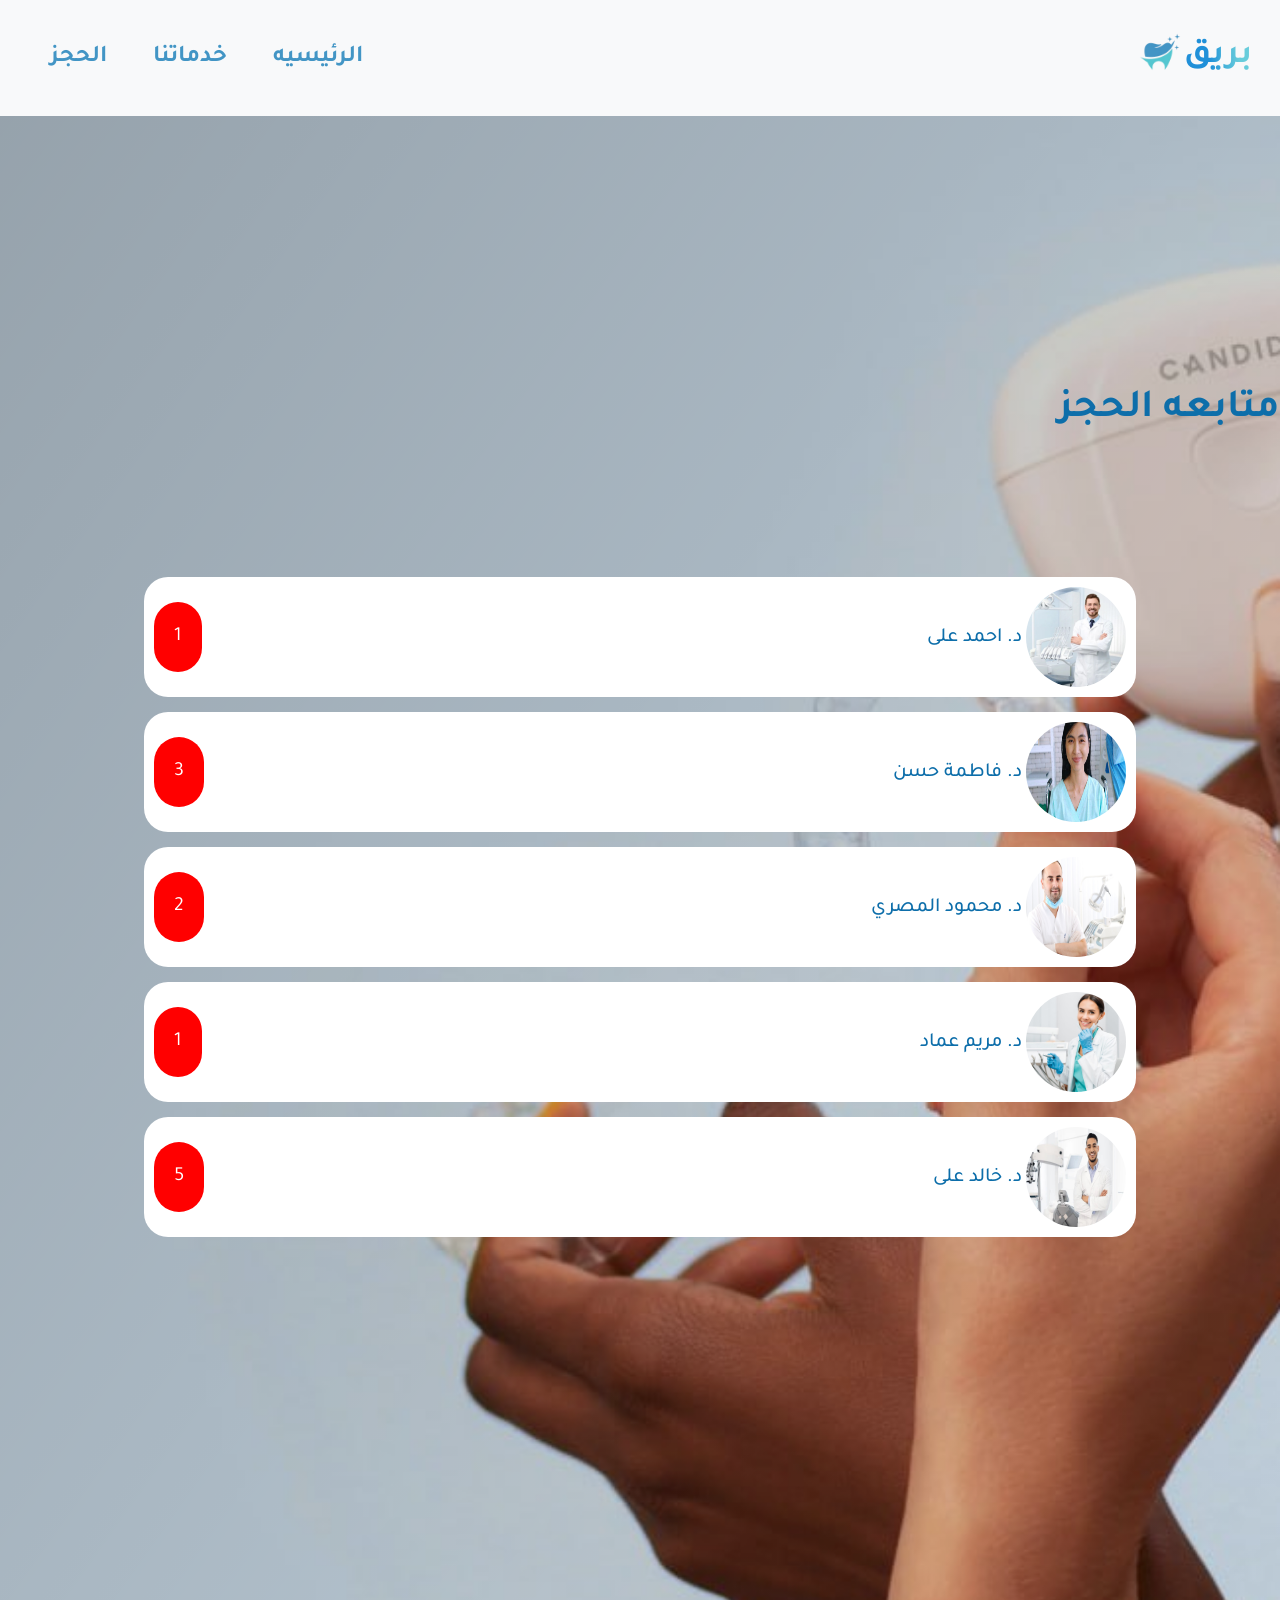
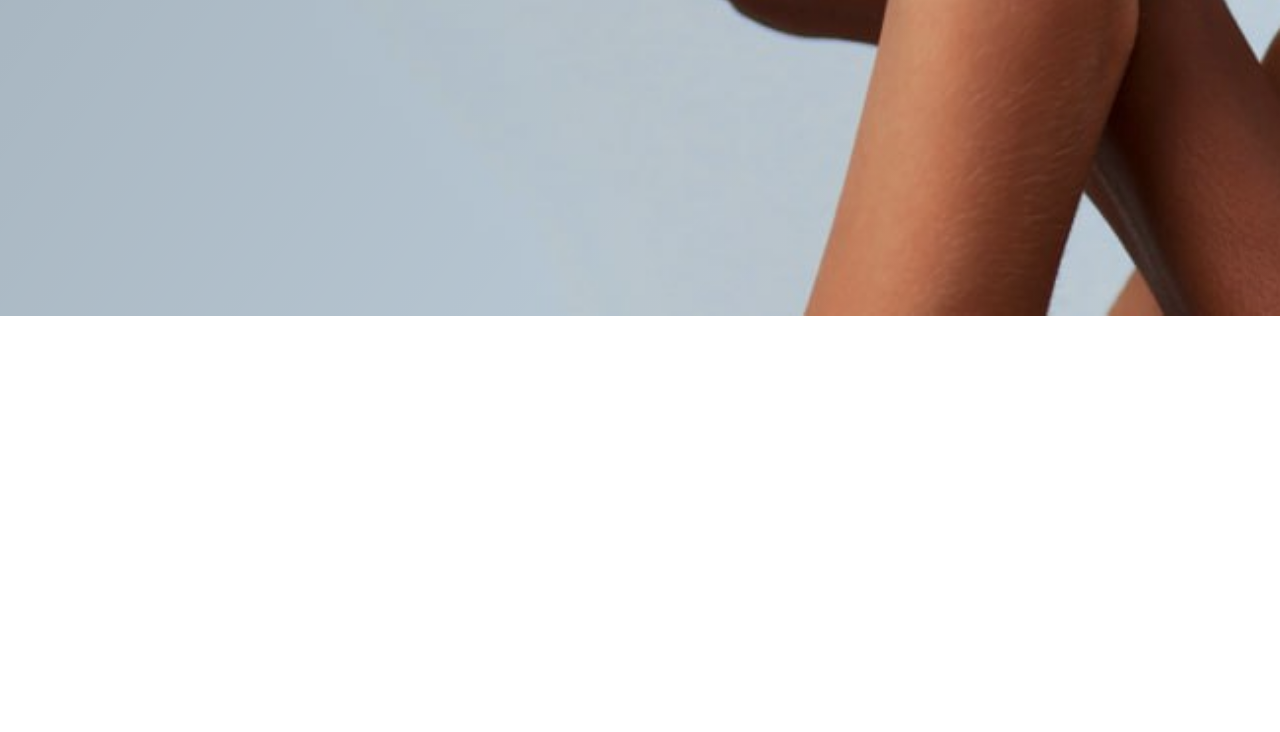
<file: page/booking.html>
<!DOCTYPE html>
<html lang="en">
<head>
    <meta charset="UTF-8">
    <meta name="viewport" content="width=device-width, initial-scale=1.0">
    <title>Document</title>
    <link rel="stylesheet" href="../css/style4.css">
    <link rel="stylesheet" href="/css/bootstrap.min.css">
    
</head>
<body>
  <!--------------------------------  start nav bar------------------------------------------ -->
<nav class="navbar navbar-expand-lg bg-body-tertiary">
    <div class="container-fluid">
      <div class="logo">
        <a class="navbar-brand" href="#">بريق</a>
      <img src="/images/logo/1.png" alt="logo">
      </div>  
      <button class="navbar-toggler" type="button" data-bs-toggle="collapse" data-bs-target="#navbarSupportedContent" aria-controls="navbarSupportedContent" aria-expanded="false" aria-label="Toggle navigation">
        <span class="navbar-toggler-icon"></span>
      </button>
      <div class="collapse navbar-collapse " id="navbarSupportedContent">
        <ul class="navbar-nav me-auto mb-2 mb-lg-0 ">
          <li class="nav-item">
            <a class="nav-link  aria-current="page" href="/page/index.html">الرئيسيه</a>
          </li>
          <li class="nav-item">
            <a class="nav-link" href="/page/index.html#service">خدماتنا</a>
          </li>
          <li class="nav-item">
            <a class="nav-link" href="/page/index.html#Booking">الحجز</a>
          </li>
        
        </ul>
        
      </div>
    </div>
  </nav>
  <!--------------------------------  end nav bar------------------------------------------ -->

<!---------------------------------------- start section booking-------------------------------------------------------- -->
<section>
  <div class="text">
    <h2>متابعه الحجز</h2>
  </div>
  <div class="container-fluid">
   <div class="items"> 
    <div class="item">
      <div>
        <img src="/images/doctors/photo_2024-08-15_23-53-46.jpg" alt="" srcset="">
        <span>د. احمد على</span>
      </div>
      <a href="/page/details assisent.html">1</a>
    </div>
    <div class="item">
      <div>
        <img src="/images/doctors/photo_2024-08-15_23-53-50.jpg" alt="" srcset="">
        <span>د. فاطمة حسن</span>
      </div>
      <a href="/page/details assisent.html">3</a>
    </div>
    <div class="item">
      <div>
        <img src="/images/doctors/photo_2024-08-15_23-53-53.jpg" alt="" srcset="">
        <span>د. محمود المصري</span>
      </div>
      <a href="/page/details assisent.html">2</a>
    </div>
    <div class="item">
      <div>
        <img src="/images/doctors/photo_2024-08-15_23-53-55.jpg" alt="" srcset="">
        <span>د. مريم عماد</span>
      </div>
      <a href="/page/details assisent.html">1</a>
    </div>
    <div class="item">
      <div>
        <img src="/images/doctors/photo_2024-08-15_23-53-59.jpg" alt="" srcset="">
        <span>د. خالد على</span>
      </div>
      <a href="/page/details assisent.html">5</a>
    </div>
  </div>
  </div>
</section>

<!---------------------------------------- end section booking-------------------------------------------------------- -->
<script src="/js/bootstrap.bundle.min.js"></script>
</body>
</html>
</file>
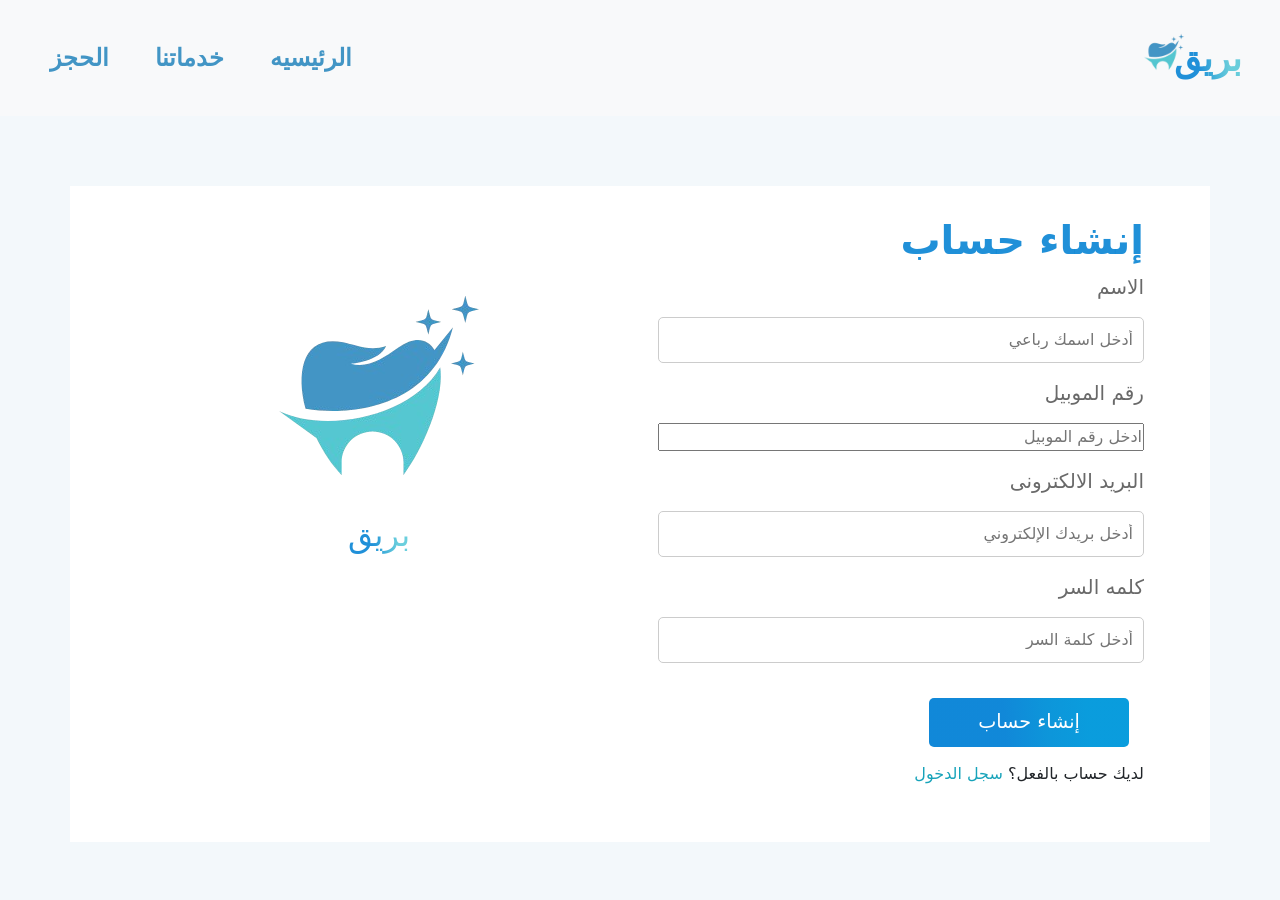
<file: page/createaccount.html>
<!DOCTYPE html>
<html lang="en">
<head>
    <meta charset="UTF-8">
    <meta name="viewport" content="width=device-width, initial-scale=1.0">
    <title>Document</title>
    <link rel="stylesheet" href="../css/all.min.css">
  
  
    <link rel="stylesheet" href="/css/bootstrap.min.css">
    <link rel="stylesheet" href="../css/stl.css">

</head>
<body>
  
  <nav class="navbar navbar-expand-lg bg-body-tertiary">
    <div class="container-fluid">
      <div class="logo">
        <a class="navbar-brand" href="#">بريق</a>
      <img src="/images/logo/1.png" alt="logo">
      </div>  
      <button class="navbar-toggler" type="button" data-bs-toggle="collapse" data-bs-target="#navbarSupportedContent" aria-controls="navbarSupportedContent" aria-expanded="false" aria-label="Toggle navigation">
        <span class="navbar-toggler-icon"></span>
      </button>
      <div class="collapse navbar-collapse " id="navbarSupportedContent">
        <ul class="navbar-nav me-auto mb-2 mb-lg-0 ">
          <li class="nav-item">
            <a class="nav-link  aria-current="page" href="/page/index.html">الرئيسيه</a>
          </li>
          <li class="nav-item">
            <a class="nav-link" href="/page/index.html#service">خدماتنا</a>
          </li>
          <li class="nav-item">
            <a class="nav-link" href="/page/index.html#Booking">الحجز</a>
          </li>
        
        </ul>
        
        
      </div>
    </div>
  </nav>
<!------------------------------------ start create account ---------------------------------------------------------------- -->
   
<div class="container">
  <div class="information">
      <div class="info">
          <h2>إنشاء <span class="colro">حساب</span></h2>

          <form id="createAccountForm" action="patientaccount.html" method="POST">
              <label for="name"><span>الاسم</span></label>
              <input type="text" id="name" name="name" placeholder="أدخل اسمك رباعي" required>
              
              <label for="name"><span>رقم الموبيل</span></label>
              <input type="number" id="phone" name="phone" placeholder="ادخل رقم الموبيل" required>
              
              <label for="email"><span>البريد الالكترونى</span></label>
              <input type="email" id="email" name="email" placeholder="أدخل بريدك الإلكتروني" required>
              
              <label for="password"><span>كلمه السر</span></label>
              <input type="password" id="password" name="password" placeholder="أدخل كلمة السر" required>
              
              <button type="submit" class="btn">إنشاء حساب</button>
          </form>

          <p>لديك حساب بالفعل؟ <a href="signup.html" class="submit">سجل الدخول</a></p>
      </div>
      <div class="log">
          <img src="../images/logo/1.png" alt="">
          <h2>بريق</h2>
      </div>
  </div>
</div>
<script >
  document.getElementById('createAccountForm').addEventListener('submit', function (e) {
    e.preventDefault();

    // Get input values
    const name = document.getElementById('name').value;
    const phone = document.getElementById('phone').value;
    const email = document.getElementById('email').value;
    const password = document.getElementById('password').value;

    // Validation (you can add more validation rules as needed)
    if (name === '' || phone === '' || email === '' || password === '') {
        alert('Please fill all fields');
        return;
    }

    // Create a user object
    const user = {
        name: name,
        phone: phone,
        email: email,
        password: password
    };

    // Store the user object in local storage
    localStorage.setItem('user', JSON.stringify(user));

    // Redirect to login page
    window.location.href = 'signup.html';
});

</script>
<!------------------------------------ end create account ---------------------------------------------------------------- -->
</body>
</html>
</file>
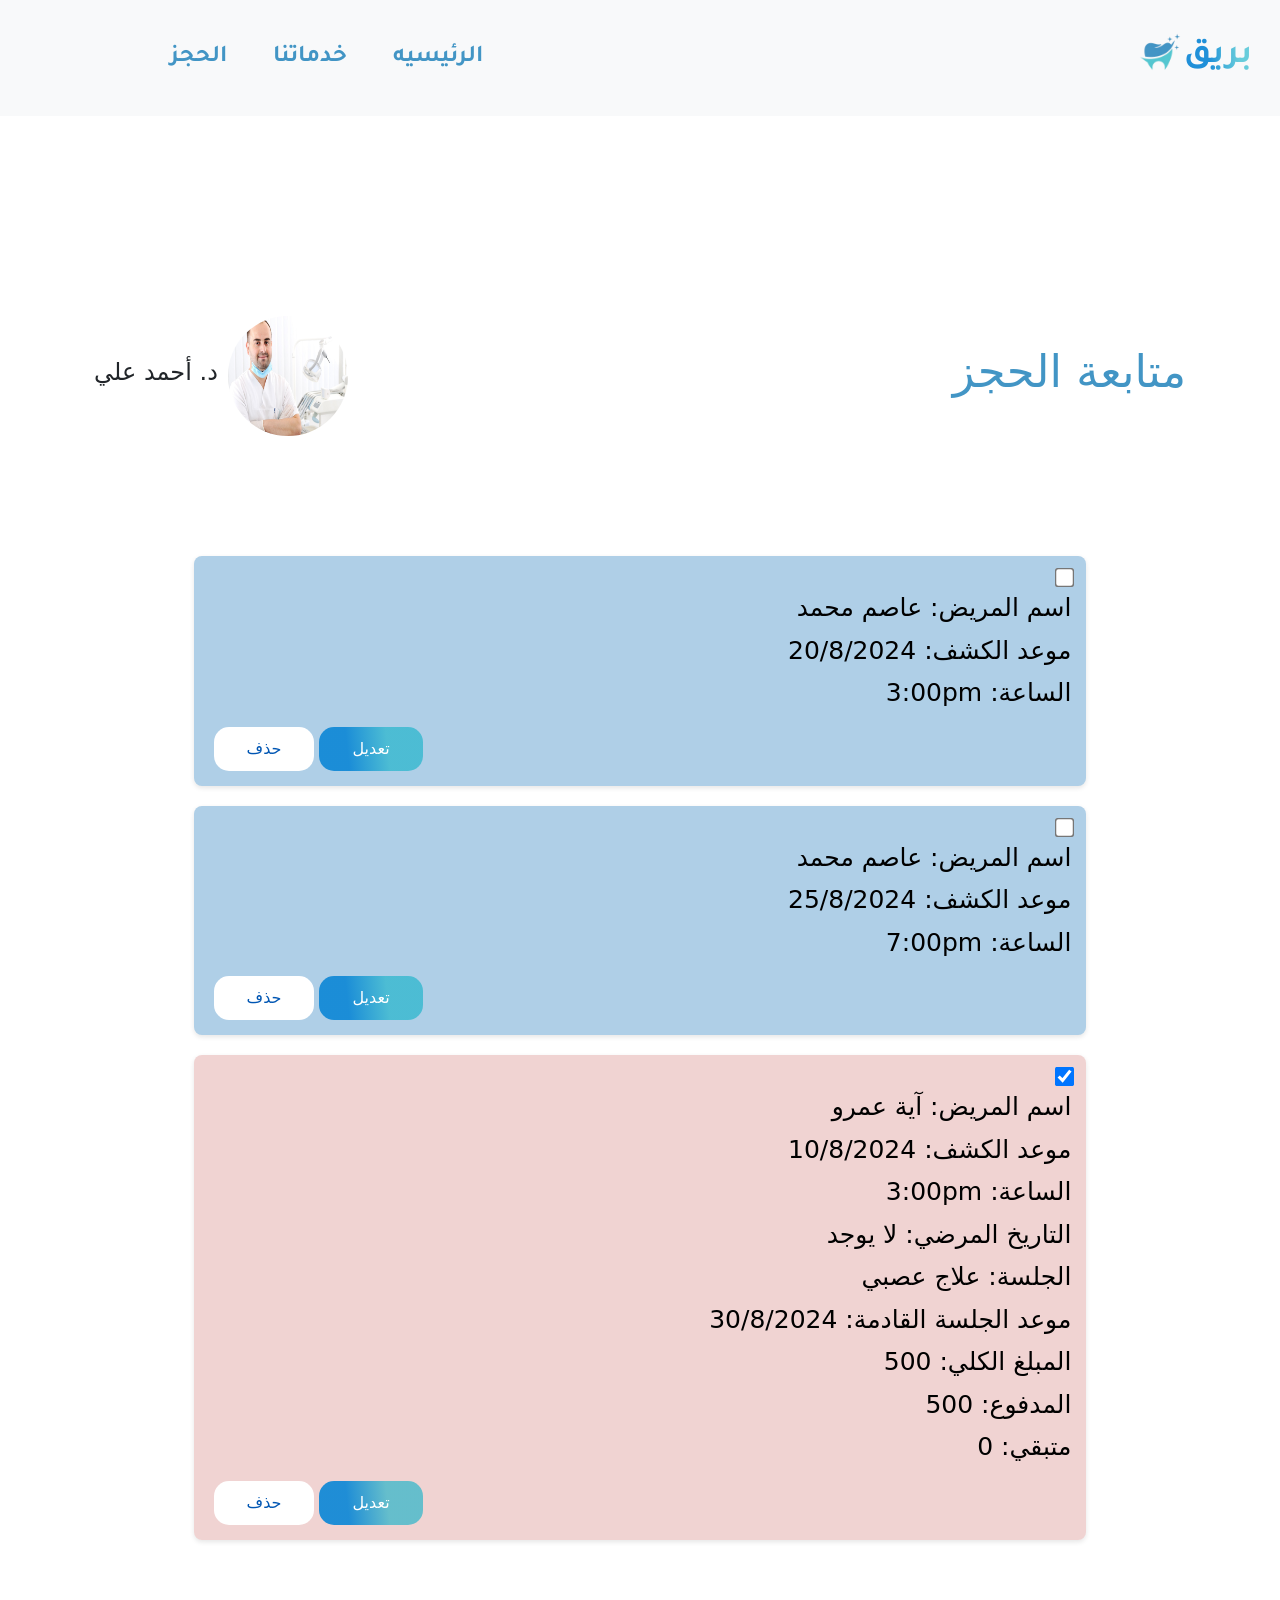
<file: page/details assisent.html>
<!DOCTYPE html>
<html lang="ar">
<head>
    <meta charset="UTF-8">
    <meta name="viewport" content="width=device-width, initial-scale=1.0">
    

    <link rel="stylesheet" href="../css/style6.css">
    <link rel="stylesheet" href="/css/bootstrap.min.css">
</head>
<body>
  <!-------------------------------- strat navbar----------------------------------------------------- -->
  <nav class="navbar navbar-expand-lg bg-body-tertiary">
    <div class="container-fluid">
      <div class="logo">
        <a class="navbar-brand" href="#">بريق</a>
      <img src="/images/logo/1.png" alt="logo">
      </div>  
      <button class="navbar-toggler" type="button" data-bs-toggle="collapse" data-bs-target="#navbarSupportedContent" aria-controls="navbarSupportedContent" aria-expanded="false" aria-label="Toggle navigation">
        <span class="navbar-toggler-icon"></span>
      </button>
      <div class="collapse navbar-collapse " id="navbarSupportedContent">
        <ul class="navbar-nav me-auto mb-2 mb-lg-0 ">
          <li class="nav-item">
            <a class="nav-link  aria-current="page" href="/page/index.html">الرئيسيه</a>
          </li>
          <li class="nav-item">
            <a class="nav-link" href="/page/index.html#service">خدماتنا</a>
          </li>
          <li class="nav-item">
            <a class="nav-link" href="/page/index.html#Booking">الحجز</a>
          </li>
        
        </ul>
        
      </div>
    </div>
  </nav>
      <!-------------------------------- end navbar----------------------------------------------------- -->

      <!------------------------------ start  details------------------------------------------- -->
    <div class="container"> 
      <div class="container"> 
        <div class="header">
            <h2>متابعة الحجز</h2>
            <img src="../images/doctors/photo_2024-08-15_23-53-53.jpg" alt="د. أحمد علي" class="doctor-image">
            <h4>د. أحمد علي</h4>
        </div>
        
        <!-- بطاقات الحجز هنا -->
    </div>
  
    
        <div class="appointment-card blue-card">
            <input type="checkbox">
           
            <div class="appointment-info">
                <p>اسم المريض: عاصم محمد</p>
                <p>موعد الكشف: 20/8/2024</p>
                <p>الساعة: 3:00pm</p>
              
            </div>
            <div class="buttons">
                <button class="edit-btn">تعديل</button>
                <button class="delete-btn">حذف</button>
            </div>
        </div>

        <div class="appointment-card blue-card">
            <input type="checkbox">
            <div class="appointment-info">
                <p>اسم المريض: عاصم محمد</p>
                <p>موعد الكشف: 25/8/2024</p>
                <p>الساعة: 7:00pm</p>
            </div>
            <div class="buttons">
                <button class="edit-btn">تعديل</button>
                <button class="delete-btn">حذف</button>
            </div>
        </div>

        <div class="appointment-card red-card">
            <input type="checkbox" checked>
            <div class="appointment-info">
                <p>اسم المريض: آية عمرو</p>
                <p>موعد الكشف: 10/8/2024</p>
                <p>الساعة: 3:00pm</p>
                <p>التاريخ المرضي: لا يوجد</p>
                <p>الجلسة: علاج عصبي</p>
                <p>موعد الجلسة القادمة: 30/8/2024</p>
                <p>المبلغ الكلي: 500</p>
                <p>المدفوع: 500</p>
                <p>متبقي: 0</p>
            </div>
            <div class="buttons">
                <button class="edit-btn">تعديل</button>
                <button class="delete-btn">حذف</button>
            </div>
        </div>
    </div>

    <script>
      document.addEventListener('DOMContentLoaded', function() {
          const patientName = localStorage.getItem('patientName');
          const appointmentTime = localStorage.getItem('appointmentTime');
          
          if (patientName && appointmentTime) {
              // إضافة بيانات المريض في بطاقة جديدة
              const appointmentCard = `
                  <div class="appointment-card blue-card">
                      <input type="checkbox">
                      <div class="appointment-info">
                          <p>اسم المريض: ${patientName}</p>
                          <p>موعد الكشف: ${new Date(appointmentTime).toLocaleDateString()}</p>
                          <p>الساعة: ${new Date(appointmentTime).toLocaleTimeString()}</p>
                      </div>
                      <div class="buttons">
                          <button class="edit-btn">تعديل</button>
                          <button class="delete-btn">حذف</button>
                      </div>
                  </div>
              `;
              document.querySelector('.container').insertAdjacentHTML('beforeend', appointmentCard);
              
              // تنظيف الـlocalStorage بعد الاستخدام
              localStorage.removeItem('patientName');
              localStorage.removeItem('appointmentTime');
          }
      });


      
      </script>
    <!------------------------------------- end details--------------------------------------------------- -->
</body>
</html>
</file>
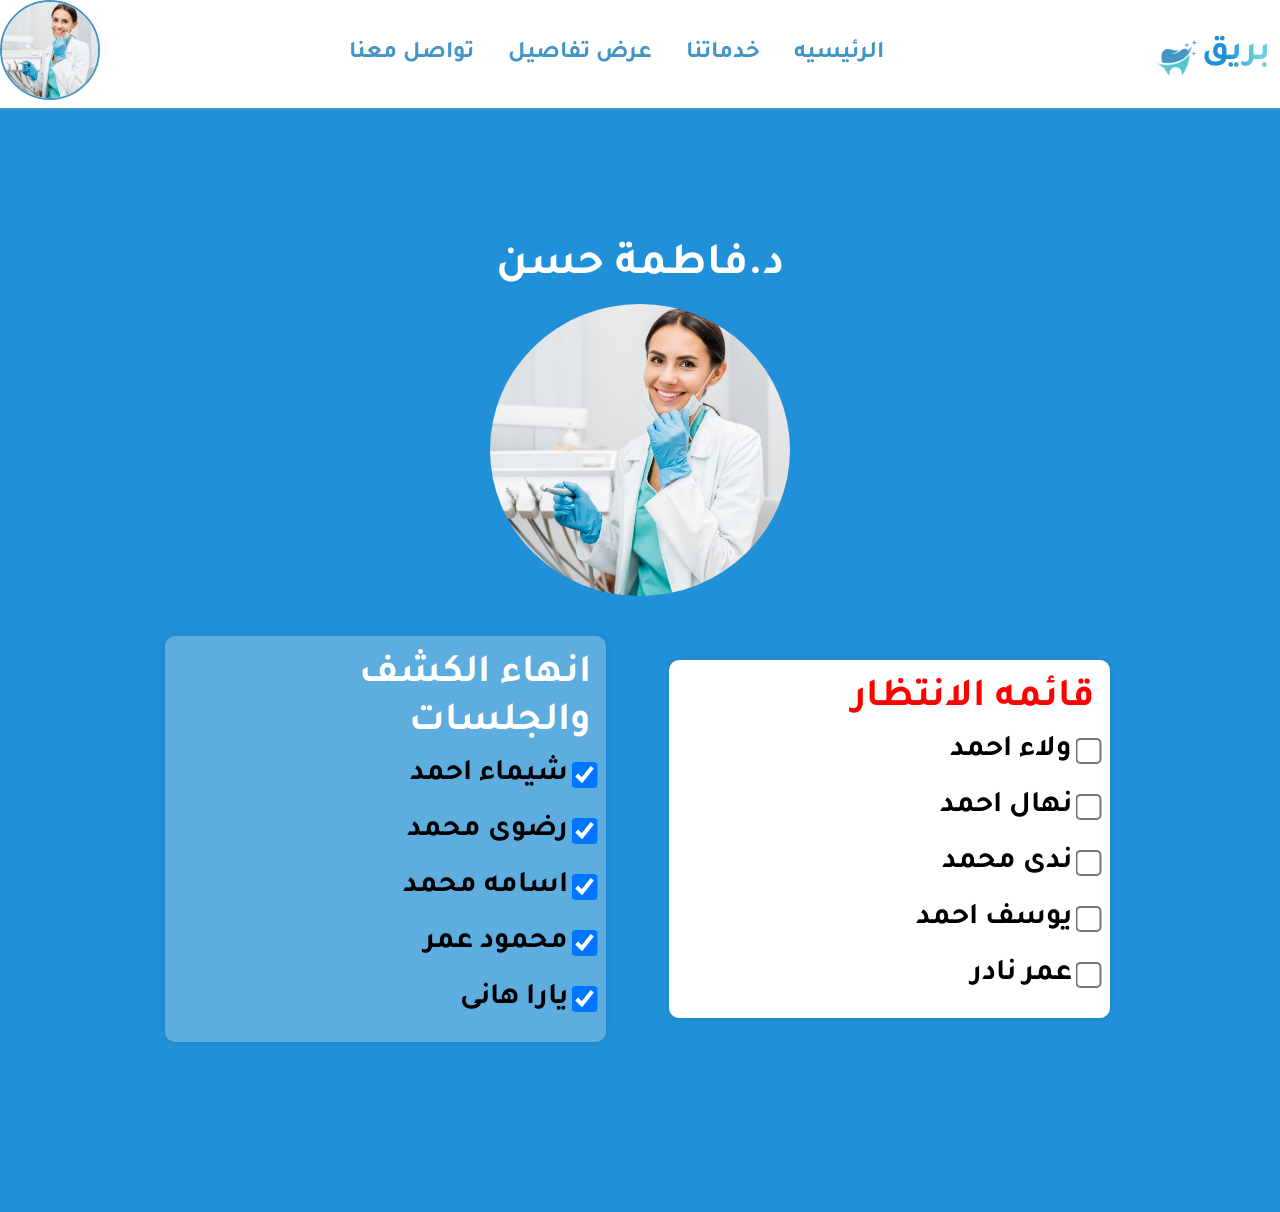
<file: page/doctor page.html>
<!DOCTYPE html>
<html lang="ar">

<head>
  <meta charset="UTF-8">
  <meta name="viewport" content="width=device-width, initial-scale=1.0">
  <link rel="stylesheet" href="../css/sty5.css">
  <style>
    .service-images {
      display: flex;
      flex-wrap: wrap;
      gap: 10px;
    }

    .service-images img {
      max-width: calc(25% - 10px);
      flex: 1 1 calc(25% - 10px);
      margin-bottom: 10px;
    }
  </style>
</head>

<body>

  <nav>
    <div class="container-fluid">
      <div class="logo">
        <a href="/page/index.html">بريق</a>
        <img src="../images/logo/1.png" alt="logo">
      </div>
      <div class="links">
        <a href="/page/index.html">الرئيسيه</a>
        <a href="/page/index.html#service">خدماتنا</a>
        <a href="/page/profil-doctor.html">عرض تفاصيل</a>
        <a href="/page/index.html#contact">تواصل معنا</a>
      </div>
      <a href="/page/doc.html" class="account">
        <img id="profile-image-display" src="../images/doctors/photo_2024-08-15_23-53-55.jpg" alt="">
      </a>
    </div>
  </nav>

  <section class="hedh">
    <div>
      <h3 id="doctor-name-display">د.فاطمة حسن</h3>
      <img id="profile-image-section" src="../images/doctors/photo_2024-08-15_23-53-55.jpg" alt="">
    </div>
    <div class="container">
      <div class="people-watting">
        <p>قائمه الانتظار</p>
        <div class="btn">
          <input type="checkbox">
          <h4 class="name">ولاء احمد</h4>
        </div>
        <div class="btn">
          <input type="checkbox">
          <h4 class="name">نهال احمد</h4>
        </div>
        <div class="btn">
          <input type="checkbox">
          <h4 class="name">ندى محمد</h4>
        </div>
        <div class="btn">
          <input type="checkbox">
          <h4 class="name">يوسف احمد</h4>
        </div>
        <div class="btn">
          <input type="checkbox">
          <h4 class="name">عمر نادر</h4>
        </div>
      </div>
      <div class="people-finshed mg">
        <p>انهاء الكشف والجلسات</p>
        <div class="btn">
          <input type="checkbox" checked>
          <h4 class="name">شيماء احمد</h4>
        </div>
        <div class="btn">
          <input type="checkbox" checked>
          <h4 class="name">رضوى محمد</h4>
        </div>
        <div class="btn">
          <input type="checkbox" checked>
          <h4 class="name">اسامه محمد</h4>
        </div>
        <div class="btn">
          <input type="checkbox" checked>
          <h4 class="name">محمود عمر</h4>
        </div>
        <div class="btn">
          <input type="checkbox" checked>
          <h4 class="name">يارا هانى</h4>
        </div>
      </div>
    </div>
  </section>

  <script>
    document.addEventListener('DOMContentLoaded', function () {
      const profileImage = localStorage.getItem('doctorImage');
      if (profileImage) {
        document.getElementById('profile-image-display').src = profileImage;
        document.getElementById('profile-image-section').src = profileImage;
      }
      const doctorName = localStorage.getItem('doctorName');
      if (doctorName) {
        document.getElementById('doctor-name-display').textContent = doctorName;
      }
    });


    document.addEventListener('DOMContentLoaded', function() {
    const patientName = localStorage.getItem('patientName');
    
    if (patientName) {
        // إضافة اسم المريض لقائمة الانتظار
        const patientEntry = `
            <div class="btn">
                <input type="checkbox">
                <h4 class="name">${patientName}</h4>
            </div>
        `;
        document.querySelector('.people-watting').insertAdjacentHTML('beforeend', patientEntry);
        
        // تنظيف الـlocalStorage بعد الاستخدام
        localStorage.removeItem('patientName');
    }
});
  </script>
  <script src="../js/doctorpage.js"></script>
</body>

</html>
</file>
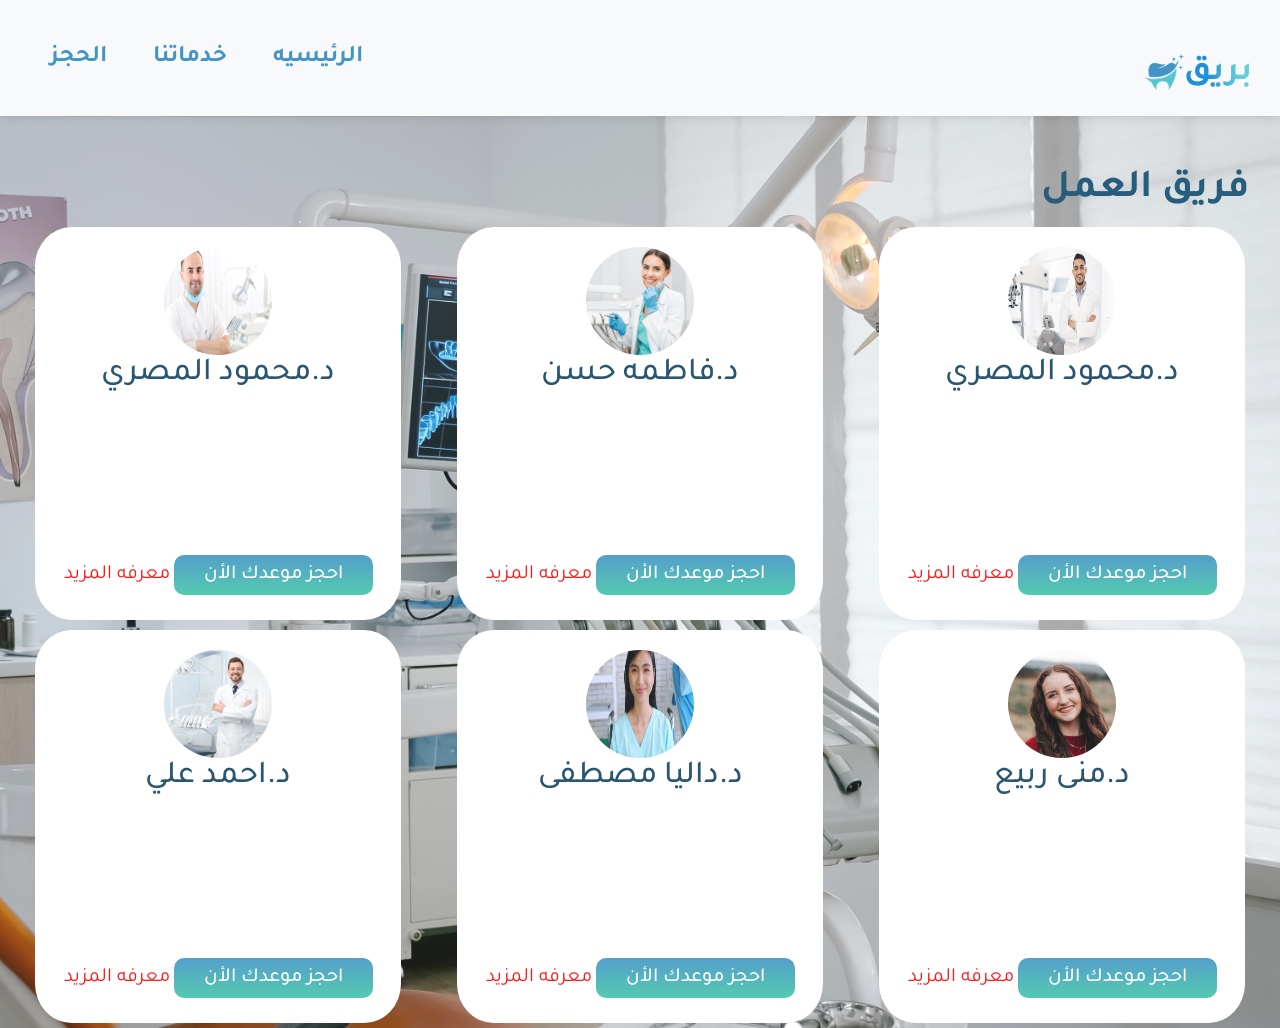
<file: page/doctor team.html>
<!DOCTYPE html>
<html lang="en">
<head>
    <meta charset="UTF-8">
    <meta name="viewport" content="width=device-width, initial-scale=1.0">
    <title>Document</title>

    <link rel="stylesheet" href="../css/all.min.css">
    <link rel="stylesheet" href="../css/font-awesome.min.css">
    <link rel="stylesheet" href="../css/bootstrap.min.css">
    <link rel="stylesheet" href="/css/sheet.css">
</head>
<body>
  <nav class="navbar navbar-expand-lg bg-body-tertiary">
    <div class="container-fluid">
      <div class="logo">
        <a class="navbar-brand" href="#">بريق</a>
      <img src="/images/logo/1.png" alt="logo">
      </div>  
      <button class="navbar-toggler" type="button" data-bs-toggle="collapse" data-bs-target="#navbarSupportedContent" aria-controls="navbarSupportedContent" aria-expanded="false" aria-label="Toggle navigation">
        <span class="navbar-toggler-icon"></span>
      </button>
      <div class="collapse navbar-collapse " id="navbarSupportedContent">
        <ul class="navbar-nav me-auto mb-2 mb-lg-0 ">
          <li class="nav-item">
            <a class="nav-link  aria-current="page" href="/page/index.html">الرئيسيه</a>
          </li>
          <li class="nav-item">
            <a class="nav-link" href="/page/index.html#service">خدماتنا</a>
          </li>
          <li class="nav-item">
            <a class="nav-link" href="/page/index.html#Booking">الحجز</a>
          </li>
        
        </ul>
      
        
      </div>
    </div>
  </nav>
<!-------------------------------- start doctor team---------------------------------------------- -->
    <section class="ourTeam-section  ">
         <h1>فريق العمل</h1>    
        <div class="row">
            <div  class="cars-doctor col-md-4">
                <img src="/images/doc/1.png" alt="">
                <h2>د.محمود المصري</h2>
                <div class="info-doc">
                <h2>الخبره 6 سنوات</h2>
                <h3>التقييم</h3>
                <i class="fas fa-star"></i>
                <i class="fas fa-star"></i>
                <i class="fas fa-star"></i>
                <h4>عدد العملاء :500 عميل</h4>
                
            </div>
            <a href="/page/profil-doctor.html" class="more">معرفه المزيد</a>
            <a href="/page/formbooking.html" class="booking">احجز موعدك الأن</a>
            </div>
            <div  class="cars-doctor col-md-4">
                <img src="../images/doc/2.png" alt="">
                <h2>د.فاطمه حسن</h2>
                <div class="info-doc">
                <h2>الخبره 3 سنوات</h2>
                <h3>التقييم</h3>
                <i class="fas fa-star"></i>
                <i class="fas fa-star"></i>
                <i class="fas fa-star"></i>
                <h4>عدد العملاء :300 عميل</h4>
            </div>
            <a href="/page/profil-doctor.html" class="more">معرفه المزيد</a>
            <a href="/page/formbooking.html" class="booking">احجز موعدك الأن</a>
            </div>
            <div  class="cars-doctor col-md-4">
                <img src="../images/doc/3.png" alt="">
                <h2>د.محمود المصري</h2>

                <div class="info-doc">
                <h2>الخبره: 6 سنوات</h2>
                <h3>التقييم</h3>
                <i class="fas fa-star"></i>
                <i class="fas fa-star"></i>
                <i class="fas fa-star"></i>
                <h4>عدد العملاء :500 عميل</h4>
               
            </div>
            <a href="/page/profil-doctor.html" class="more">معرفه المزيد</a>
            <a href="/page/formbooking.html" class="booking">احجز موعدك الأن</a>
            </div>
            <div  class="cars-doctor col-md-4">
                <img src="../images/doc/4.png" alt="">
                <h2>د.احمد علي</h2>
                <div class="info-doc">
                <h2>الخبره: 8 سنوات</h2>
                <h3>التقييم</h3>
                <i class="fas fa-star"></i>
                <i class="fas fa-star"></i>
                <i class="fas fa-star"></i>
                <h4>عدد العملاء :800 عميل</h4>
                
            </div>
            <a href="/page/profil-doctor.html" class="more">معرفه المزيد</a>
            <a href="/page/formbooking.html" class="booking">احجز موعدك الأن</a>
            </div>
            <div  class="cars-doctor col-md-4">
                <img src="../images/doc/5.jfif" alt="">
                <h2>د.داليا مصطفى</h2>
                <div class="info-doc">
                <h2>الخبره: 6 سنوات</h2>
                <h3>التقييم</h3>
                <i class="fas fa-star"></i>
                <i class="fas fa-star"></i>
                <i class="fas fa-star"></i>
                <h4>عدد العملاء :500 عميل</h4>
                
                </div>
                <a href="/page/profil-doctor.html" class="more">معرفه المزيد</a>
            <a href="/page/formbooking.html" class="booking">احجز موعدك الأن</a>
            </div>
            <div  class="cars-doctor col-md-4">
                <img src="../images/doctors/1.png" alt="">
                <h2>د.منى ربيع</h2>
                <div class="info-doc">
                <h2>الخبره: 4 سنوات</h2>
                <h3>التقييم</h3>
                <i class="fas fa-star"></i>
                <i class="fas fa-star"></i>
                <i class="fas fa-star"></i>
                <h4>عدد العملاء :400 عميل</h4>
                
                </div>
                <a href="/page/profil-doctor.html" class="more">معرفه المزيد</a>
            <a href="/page/formbooking.html" class="booking">احجز موعدك الأن</a>
            </div>
        </div>
    

    </section>
    <!-------------------------------- end doctor team---------------------------------------------- -->



    <script src="../js/bootstrap.bundle.min.js"></script>
</body>
</html>
</file>
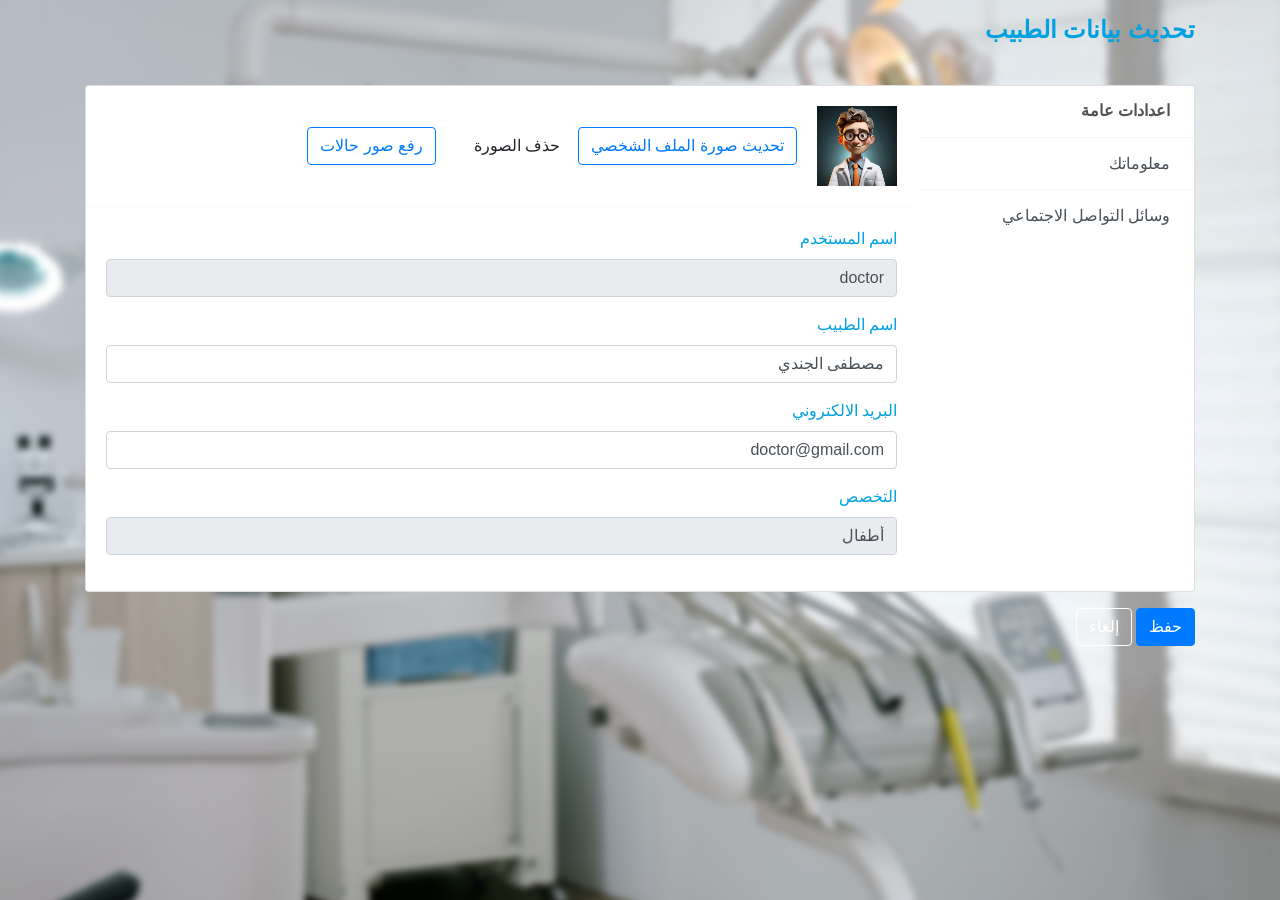
<file: page/doctor-update.html>
<!-- Website: www.codingdung.com -->
<!DOCTYPE html>
<html lang="en">

<head>
    <meta charset="UTF-8">
    <meta name="viewport" content="width=device-width, initial-scale=1.0">
    <title>تحديث بيانات طبيب</title>
    <link rel="stylesheet" href="../css/doctor-update.css">
    <link href="https://cdn.jsdelivr.net/npm/bootstrap@4.5.0/dist/css/bootstrap.min.css" rel="stylesheet">
    <style>
        .container {
            direction: rtl;
            text-align: right;
        }

        .btn-outline-primary {
            margin-right: 20px;
        }
    </style>
</head>

<body>
    <div id="main-container" class="container light-style flex-grow-1 container-p-y">
        <h4 id="page-title" class="font-weight-bold py-3 mb-4">تحديث بيانات الطبيب</h4>

        <div id="main-card" class="card overflow-hidden">
            <div id="main-row" class="row no-gutters row-bordered row-border-light">
                <div id="nav-column" class="col-md-3 pt-0">
                    <div id="nav-links" class="list-group list-group-flush account-settings-links">
                        <a id="general-settings-link" class="list-group-item list-group-item-action active"
                            data-toggle="list" href="#account-general">اعدادات عامة</a>
                        <a id="info-settings-link" class="list-group-item list-group-item-action" data-toggle="list"
                            href="#account-info">معلوماتك</a>
                        <a id="social-settings-link" class="list-group-item list-group-item-action" data-toggle="list"
                            href="#account-social-links">وسائل التواصل الاجتماعي</a>
                    </div>
                </div>

                <div id="content-column" class="col-md-9">
                    <div id="tab-content" class="tab-content">
                        <!-- General Account Settings -->
                        <div id="account-general" class="tab-pane fade active show">
                            <div id="general-card-body" class="card-body media align-items-center">
                                <img id="profile-image" src="../images/doctor-avatar.jpg" alt class="d-block ui-w-80">
                                <div id="image-actions" class="media-body ml-4">
                                    <label id="update-profile-label" class="btn btn-outline-primary">
                                        تحديث صورة الملف الشخصي
                                        <input id="update-profile-input" type="file" class="account-settings-fileinput">
                                    </label>
                                    <button id="delete-image-btn" type="button" class="btn btn-default md-btn-flat">حذف
                                        الصورة</button>
                                    <label id="upload-cases-label" class="btn btn-outline-primary">
                                        رفع صور حالات
                                        <input id="upload-cases-input" type="file" class="account-settings-fileinput">
                                    </label>
                                </div>
                            </div>
                            <hr class="border-light m-0">
                            <div id="general-form" class="card-body">
                                <div class="form-group">
                                    <label id="username-label" class="form-label">اسم المستخدم</label>
                                    <input id="username-input" type="text" class="form-control mb-1" value="doctor"
                                        disabled>
                                </div>
                                <div class="form-group">
                                    <label id="doctor-name-label" class="form-label">اسم الطبيب</label>
                                    <input id="doctor-name-input" type="text" class="form-control" value="مصطفى الجندي">
                                </div>
                                <div class="form-group">
                                    <label id="email-label" class="form-label">البريد الالكتروني</label>
                                    <input id="email-input" type="text" class="form-control mb-1"
                                        value="doctor@gmail.com">
                                </div>
                                <div class="form-group">
                                    <label id="specialization-label" class="form-label">التخصص</label>
                                    <input id="specialization-input" type="text" class="form-control" value="أطفال"
                                        disabled>
                                </div>
                            </div>
                        </div>

                        <!-- Account Information -->
                        <div id="account-info" class="tab-pane fade">
                            <div id="info-card-body" class="card-body pb-2">
                                <div class="form-group">
                                    <label id="bio-label" class="form-label">نبذة</label>
                                    <textarea id="bio-textarea" class="form-control"
                                        rows="5">درس في جامعة المنيا، وحصل على الماجستر والدكتوراة من أسيوط.</textarea>
                                </div>
                                <div class="form-group">
                                    <label id="dob-label" class="form-label">تاريخ الميلاد</label>
                                    <input id="dob-input" type="text" class="form-control" value="May 3, 1995">
                                </div>
                                <div class="form-group">
                                    <label id="governorate-label" class="form-label">المحافظة</label>
                                    <select id="governorate-select" class="custom-select">
                                        <option>بني سويف</option>
                                        <option selected>المنيا</option>
                                        <option>اسيوط</option>
                                        <option>الفيوم</option>
                                        <option>غير ذلك</option>
                                    </select>
                                </div>
                            </div>
                            <hr class="border-light m-0">
                            <div id="contact-info-card-body" class="card-body pb-2">
                                <h6 id="contact-info-header" class="mb-4">التواصل</h6>
                                <div class="form-group">
                                    <label id="phone-label" class="form-label">الهاتف</label>
                                    <input id="phone-input" type="text" class="form-control" value="01006547895">
                                </div>
                                <div class="form-group">
                                    <label id="email-contact-label" class="form-label">البريد الالكتروني</label>
                                    <input id="email-contact-input" type="text" class="form-control">
                                </div>
                            </div>
                        </div>

                        <!-- Social Links -->
                        <div id="account-social-links" class="tab-pane fade">
                            <div id="social-links-card-body" class="card-body pb-2">
                                <div class="form-group">
                                    <label id="twitter-label" class="form-label">تويتر</label>
                                    <input id="twitter-input" type="text" class="form-control"
                                        value="https://twitter.com/doctor">
                                </div>
                                <div class="form-group">
                                    <label id="facebook-label" class="form-label">فيسبوك</label>
                                    <input id="facebook-input" type="text" class="form-control"
                                        value="https://www.facebook.com/doctor">
                                </div>
                                <div class="form-group">
                                    <label id="linkedin-label" class="form-label">لينكد ان</label>
                                    <input id="linkedin-input" type="text" class="form-control"
                                        value="https://www.linkedin.com/doctor">
                                </div>
                                <div class="form-group">
                                    <label id="instagram-label" class="form-label">انستجرام</label>
                                    <input id="instagram-input" type="text" class="form-control"
                                        value="https://www.instagram.com/doctor">
                                </div>
                            </div>
                        </div>
                    </div>
                </div>
            </div>
        </div>

        <div id="action-buttons" class="text-right mt-3">
            <button id="save-btn" type="button" class="btn btn-primary">حفظ</button>
            <button id="cancel-btn" type="button" class="btn btn-default btn-defaultt">إلغاء</button>
        </div>
    </div>

    <script src="https://code.jquery.com/jquery-1.10.2.min.js"></script>
    <script src="https://cdn.jsdelivr.net/npm/bootstrap@4.5.0/dist/js/bootstrap.bundle.min.js"></script>
</body>

<style>
    body {
        color: #00A1E0;
    }

    .btn-outline-primary:hover {
        background-color: #00A1E0;
    }

    .btn-defaultt {
        color: white;
        border-color: white;
    }

    .btn-defaultt:hover {
        color: white;
        background-color: red;
    }
</style>

</html>
</file>
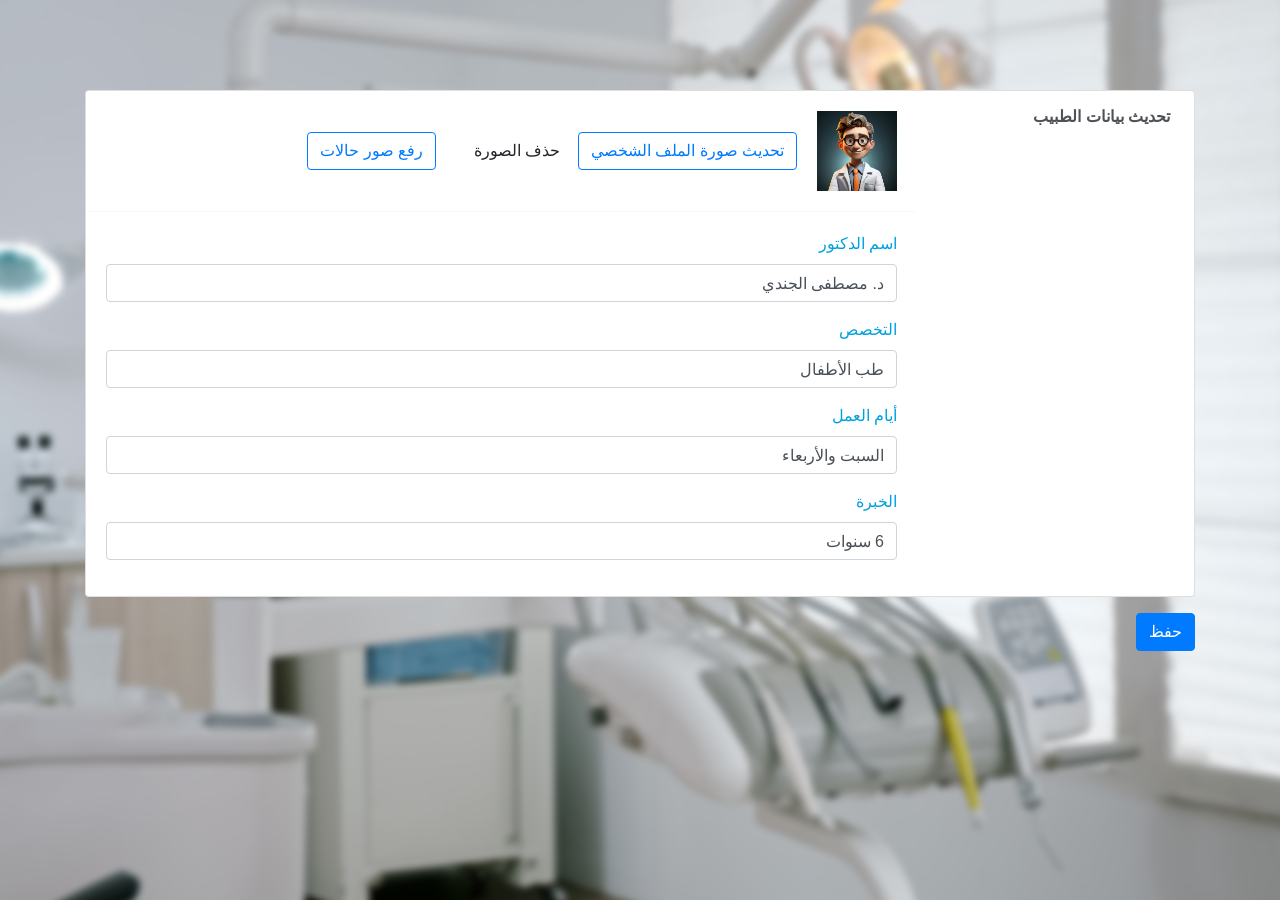
<file: page/final-doctor-update.html>
<!DOCTYPE html>
<html lang="ar">

<head>
    <meta charset="UTF-8">
    <meta name="viewport" content="width=device-width, initial-scale=1.0">
    <title>تحديث بيانات طبيب</title>
    <link rel="stylesheet" href="/css/doctor-update.css">
    <link href="https://cdn.jsdelivr.net/npm/bootstrap@4.5.0/dist/css/bootstrap.min.css" rel="stylesheet">
    <style>
        .container {
            direction: rtl;
            text-align: right;
            margin: 10vh auto;
        }

        .btn-outline-primary {
            margin-right: 20px;
        }

        body {
            color: #00A1E0;
        }

        .btn-outline-primary:hover {
            background-color: #00A1E0;
        }
    </style>
</head>

<body id="body">
    
    <div id="container" class="container light-style flex-grow-1 container-p-y">
        <div id="card" class="card overflow-hidden">
            <div id="row" class="row no-gutters row-bordered row-border-light">
                <div id="sidebar" class="col-md-3 pt-0">
                    <div id="settings-links" class="list-group list-group-flush account-settings-links">
                        <a id="settings-general-link" class="list-group-item list-group-item-action active"
                            data-toggle="list" href="#account-general">تحديث بيانات الطبيب</a>
                    </div>
                </div>

                <div id="content" class="col-md-9">
                    <div id="tab-content" class="tab-content">
                        <!-- General Account Settings -->
                        <div id="account-general" class="tab-pane fade active show">
                            <div id="account-settings-media" class="card-body media align-items-center">
                                <img id="profile-image" src="../images/doctor-avatar.jpg" alt class="d-block ui-w-80">
                                <div id="media-body" class="media-body ml-4">
                                    <label id="update-profile-image" class="btn btn-outline-primary">
                                        تحديث صورة الملف الشخصي
                                        <input id="profile-image-input" type="file" class="account-settings-fileinput">
                                    </label>
                                    <button id="delete-image" type="button" class="btn btn-default md-btn-flat">حذف
                                        الصورة</button>
                                    <label id="upload-case-images" class="btn btn-outline-primary">
                                        رفع صور حالات
                                        <input id="case-images-input" type="file" multiple
                                            class="account-settings-fileinput">
                                    </label>
                                </div>
                            </div>
                            <hr id="divider" class="border-light m-0">
                            <div id="general-info" class="card-body">
                                <div id="doctor-name-group" class="form-group">
                                    <label id="doctor-name-label" class="form-label">اسم الدكتور</label>
                                    <input id="doctor-name-input" type="text" class="form-control mb-1"
                                        value="د. مصطفى الجندي">
                                </div>
                                <div id="specialization-group" class="form-group">
                                    <label id="specialization-label" class="form-label">التخصص</label>
                                    <input id="specialization-input" type="text" class="form-control"
                                        value="طب الأطفال">
                                </div>
                                <div id="work-days-group" class="form-group">
                                    <label id="work-days-label" class="form-label">أيام العمل</label>
                                    <input id="work-days-input" type="text" class="form-control mb-1"
                                        value="السبت والأربعاء">
                                </div>
                                <div id="experience-group" class="form-group">
                                    <label id="experience-label" class="form-label">الخبرة</label>
                                    <input id="experience-input" type="text" class="form-control" value="6 سنوات">
                                </div>
                            </div>
                        </div>
                    </div>
                </div>
            </div>
        </div>

        <div id="action-buttons" class="text-right mt-3">
            <button id="save-button" type="button" class="btn btn-primary">حفظ</button>
        </div>
    </div>

    <script src="https://code.jquery.com/jquery-1.10.2.min.js"></script>
    <script src="https://cdn.jsdelivr.net/npm/bootstrap@4.5.0/dist/js/bootstrap.bundle.min.js"></script>
    <script>
        // Update Profile Image
        document.getElementById('profile-image-input').addEventListener('change', function () {
            const reader = new FileReader();
            reader.onload = function () {
                localStorage.setItem('doctorImage', reader.result);
                // Also update the profile image on the third page
                window.localStorage.setItem('doctorImage', reader.result);
            };
            reader.readAsDataURL(this.files[0]);
        });

        // Delete Profile Image
        document.getElementById('delete-image').addEventListener('click', function () {
            localStorage.setItem('doctorImage', 'https://example.com/default-avatar.png'); // Replace with the URL of the avatar
            // Also update the profile image on the third page
            window.localStorage.setItem('doctorImage', 'https://example.com/default-avatar.png');
        });

        // Upload Case Images
        document.getElementById('case-images-input').addEventListener('change', function () {
            const imagesArray = [];
            for (let i = 0; i < this.files.length; i++) {
                const reader = new FileReader();
                reader.onload = function () {
                    imagesArray.push(reader.result);
                    localStorage.setItem('caseImages', JSON.stringify(imagesArray));
                };
                reader.readAsDataURL(this.files[i]);
            }
        });

        // Save Button
        document.getElementById('save-button').addEventListener('click', function () {
            localStorage.setItem('doctorName', document.getElementById('doctor-name-input').value);
            localStorage.setItem('specialization', document.getElementById('specialization-input').value);
            localStorage.setItem('workDays', document.getElementById('work-days-input').value);
            localStorage.setItem('experience', document.getElementById('experience-input').value);
            alert('تم الحفظ بنجاح!');
        });
    </script>
</body>

</html>
</file>
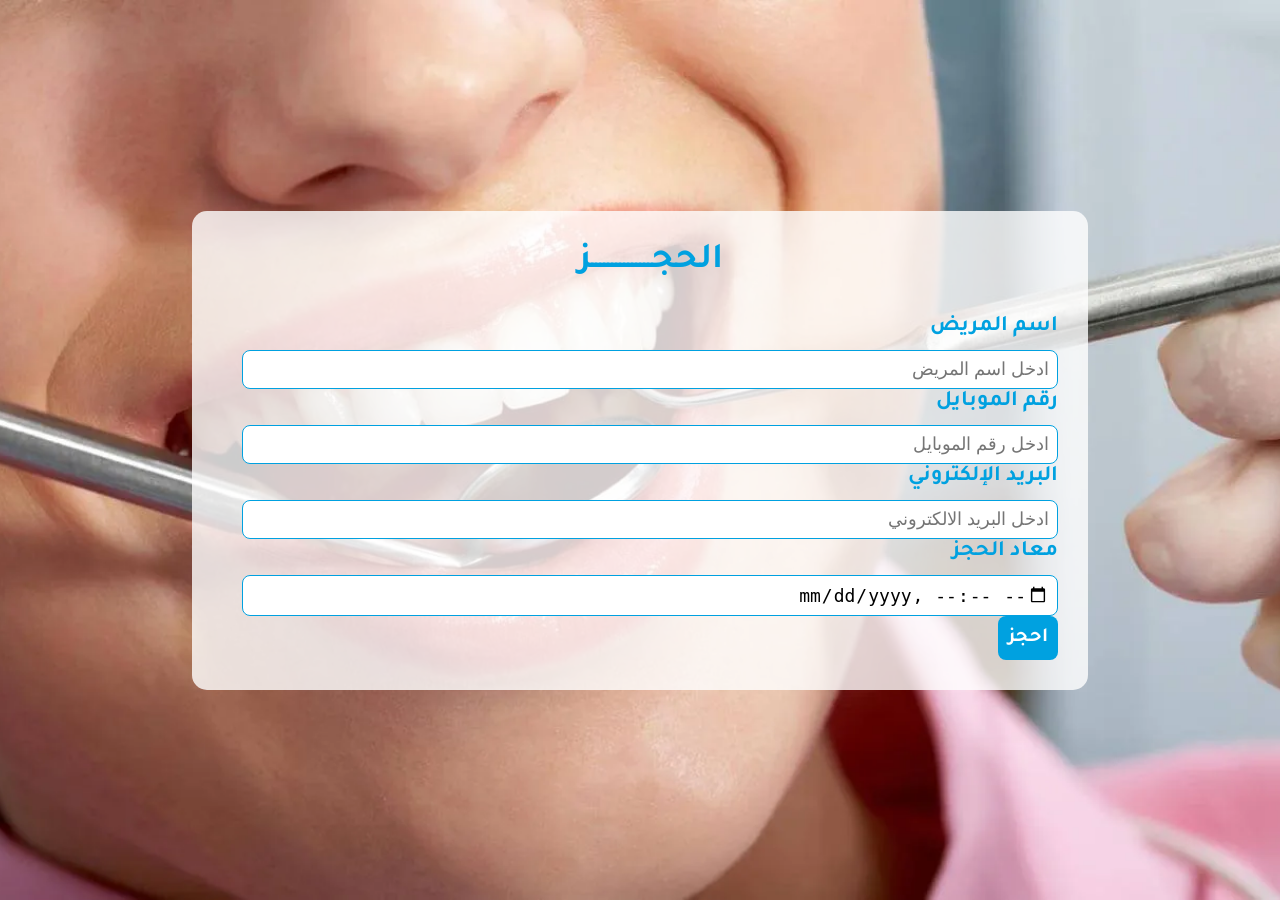
<file: page/formbooking.html>
<!DOCTYPE html>
<html lang="ar">

<head>
    <meta charset="UTF-8">
    <meta name="viewport" content="width=device-width, initial-scale=1.0">
    <title>الحجز</title>
    <link rel="stylesheet" href="../css/bookingform.css">
</head>

<body>

  <!-- ---------------------------------- start form booking--------------------------------------------------------- -->
      <div class="container">
          <h1>الحجـــــــــــــــز</h1>
          <form id="booking-form">
            <div class="form-group">
                <label for="name">اسم المريض</label>
                <input type="text" id="name" placeholder="ادخل اسم المريض" required>
            </div>
            <div class="form-group">
                <label for="phone">رقم الموبايل</label>
                <input type="tel" id="phone" placeholder="ادخل رقم الموبايل" required>
            </div>
            <div class="form-group">
                <label for="email">البريد الإلكتروني</label>
                <input type="email" id="email" placeholder="ادخل البريد الالكتروني" required>
            </div>
            <div class="form-group">
                <label for="appointmentTime">معاد الحجز</label>
                <input type="datetime-local" id="appointmentTime" required>
            </div>
            <button type="submit" id="submit">احجز</button>
          </form>
      </div>
          <script>


          document.getElementById("booking-form").addEventListener("submit", function(event) {
            event.preventDefault();
            
            // تخزين البيانات في localStorage
            localStorage.setItem("name", document.getElementById("name").value);
            localStorage.setItem("phone", document.getElementById("phone").value);
            localStorage.setItem("email", document.getElementById("email").value);
            localStorage.setItem("appointmentTime", document.getElementById("appointmentTime").value);
            
            // الانتقال إلى الصفحة التالية
            window.location.href = "/page/patientaccount.html";
          });



          document.getElementById('booking-form').addEventListener('submit', function(e) {
    e.preventDefault();
    
    // الحصول على بيانات المريض
    const patientName = document.getElementById('name').value;
    const appointmentTime = document.getElementById('appointmentTime').value;
    
    // تخزين البيانات في localStorage
    localStorage.setItem('patientName', patientName);
    localStorage.setItem('appointmentTime', appointmentTime);
    
    // توجيه المستخدم إلى صفحة موظف الاستقبال بعد الحجز
    window.location.href = 'receptionist.html';
});
          </script>
  
    <!-- ---------------------------------- end form booking--------------------------------------------------------- -->
    <!-- <script src="/js/sript.js"></script> -->
</body>

</html>
</file>
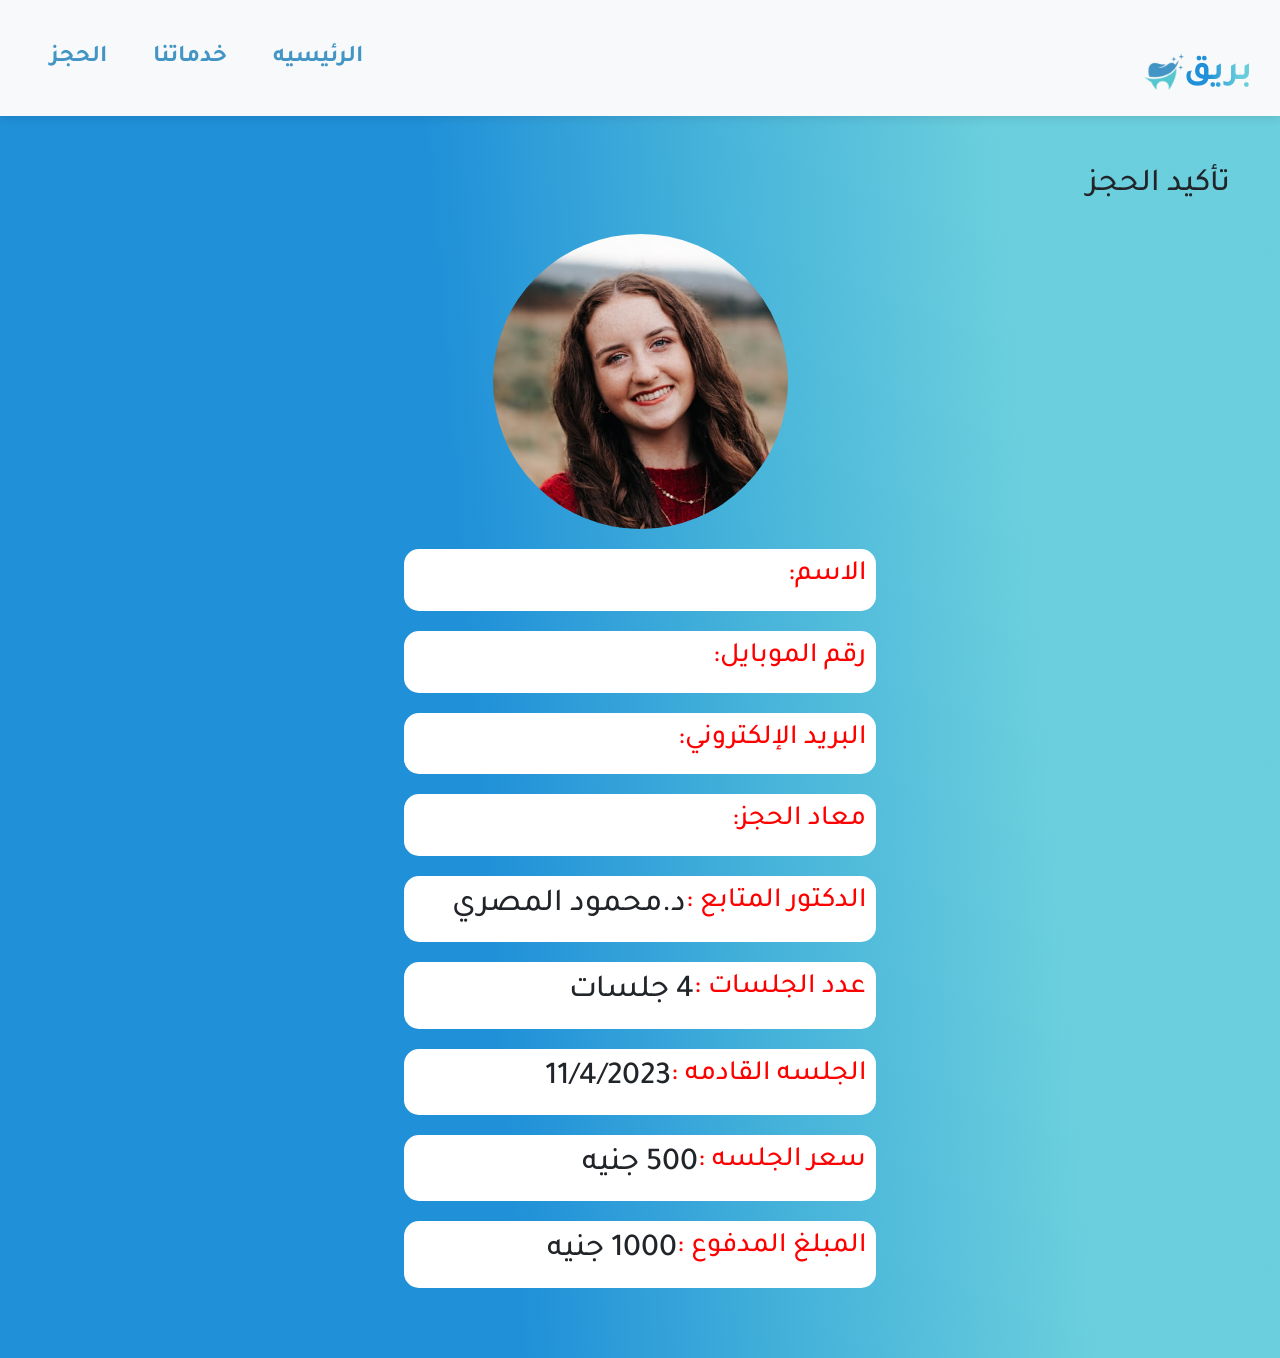
<file: page/patientaccount.html>
<!DOCTYPE html>
<html lang="en">
<head>
    <meta charset="UTF-8">
    <meta name="viewport" content="width=device-width, initial-scale=1.0">
    <title>Document</title>
    
    <link rel="stylesheet" href="../css/all.min.css">
    <link rel="stylesheet" href="../css/font-awesome.min.css">
    <link rel="stylesheet" href="../css/bootstrap.min.css">
    <link rel="stylesheet" href="../css/sheet.css">
</head>
<body>
<!--------------------- start navbar-------------------------------------------------------------- -->
    <!-- <nav>
        <div class="container-fluid">
            <div class="button">
              <a href="http://">
                <img src="../images/doctors/1.png" alt="">
              </a>
            </div>
            <div class="links">
              <a href="/page/index.html">الرئيسيه</a>
              <a href="/page/index.html#service">خدماتنا</a>
            
              <a href="/page/index.html#Booking">الحجز</a>
            
            </div>
          <div class="logo">
             <a href="http://">بريق</a>
            <img src="/images/logo/1.png" alt="logo">
          </div>
        </div>
      </nav> -->


      <nav class="navbar navbar-expand-lg bg-body-tertiary">
        <div class="container-fluid">
          <div class="logo">
            <a class="navbar-brand" href="#">بريق</a>
          <img src="/images/logo/1.png" alt="logo">
          </div>
          <button class="navbar-toggler" type="button" data-bs-toggle="collapse" data-bs-target="#navbarSupportedContent" aria-controls="navbarSupportedContent" aria-expanded="false" aria-label="Toggle navigation">
            <span class="navbar-toggler-icon"></span>
          </button>
          <div class="collapse navbar-collapse " id="navbarSupportedContent">
            <ul class="navbar-nav me-auto mb-2 mb-lg-0 ">
              <li class="nav-item">
                <a class="nav-link  aria-current="page" href="/page/index.html">الرئيسيه</a>
              </li>
              <li class="nav-item">
                <a class="nav-link" href="/page/index.html#service">خدماتنا</a>
              </li>
              <li class="nav-item">
                <a class="nav-link" href="/page/index.html#Booking">الحجز</a>
              </li>
            
            </ul>
            
          </div>
        </div>
      </nav>
<!--------------------- end navbar-------------------------------------------------------------- -->

<!--------------------- start patient account-------------------------------------------------------------- -->
<!-- <section class="patient-section container-fluid">
  <div class="patient">
   <div class="image-patient">
      <img src="../images/doctors/1.png" alt="">
   </div>
   <div class="patient-info">
      <div class="information">
          <h3>اسم المريض : </h3>
          <h2>ناهد عمر </h2>
      </div>
      <div class="information">
          <h3>رقم الموبيل :</h3>
          <h2>01119170656</h2>
      </div>
      <div class="information">
          <h3> الايميل :</h3>
          <h2>nahed345@gmail.com</h2>
      </div>
      <div class="information">
          <h3>الدكتور المتابع :</h3>
          <h2>د.محمود المصري</h2>
      </div>
      <div class="information">
          <h3>عدد الجلسات :</h3>
          <h2>4 جلسات</h2>
      </div>
      <div class="information">
        <h3> الجلسه القادمه :</h3>
        <h2>11/4/2023</h2>
    </div>
      <div class="information">
          <h3>سعر الجلسه :</h3>
          <h2> 500 جنيه </h2>
      </div>
      <div class="information">
          <h3> المبلغ المدفوع :</h3>
          <h2> 1000 جنيه </h2>
      </div>
      <div class="information information-btn">
          <h3> معاد الحجز :</h3>
          <h2> السبت 3 مساء </h2>
          <div>
          <a href="#">تعديل</a>
          <a href="#">حذف</a>
      </div>
      </div>


   </div>
  </div>
</section> -->
<div id="confirmation" class="patient-section container-fluid">
  <h2>تأكيد الحجز</h2>
  <div class="image-patient">
    <img src="../images/doctors/1.png" alt="" id="patientImage">
 </div>
  <!-- <img id="patientImage" src="path_to_image" alt="صورة المريض" /> -->
<div class="information">
  <h3>الاسم: <span id="displayName"></span></h3>
</div>
<div class="information">
  <h3>رقم الموبايل: <span id="displayPhone"></span></h3>
</div>
<div class="information">
  <h3>البريد الإلكتروني: <span id="displayEmail"></span></h3>
</div>
  <div class="information">
    <h3>معاد الحجز: <span id="displayAppointmentTime"></span></h3>
  </div>
  <div class="information">
    <h3>الدكتور المتابع :</h3>
    <h2>د.محمود المصري</h2>
</div>
<div class="information">
    <h3>عدد الجلسات :</h3>
    <h2>4 جلسات</h2>
</div>
<div class="information">
  <h3> الجلسه القادمه :</h3>
  <h2>11/4/2023</h2>
</div>
<div class="information">
    <h3>سعر الجلسه :</h3>
    <h2> 500 جنيه </h2>
</div>
<div class="information">
    <h3> المبلغ المدفوع :</h3>
    <h2> 1000 جنيه </h2>
</div>
</div>

<script>
// استرجاع البيانات من localStorage
document.getElementById("displayName").textContent = localStorage.getItem("name");
document.getElementById("displayPhone").textContent = localStorage.getItem("phone");
document.getElementById("displayEmail").textContent = localStorage.getItem("email");
document.getElementById("displayAppointmentTime").textContent = localStorage.getItem("appointmentTime");

// تأكد من تحديد المسار الصحيح لصورة المريض
document.getElementById("patientImage").src = "/images/doctors/1.png";
</script>


<!--------------------- end patient account-------------------------------------------------------------- -->

      <script src="../js/bootstrap.bundle.min.js"></script>

    
</body>
</html>
</file>
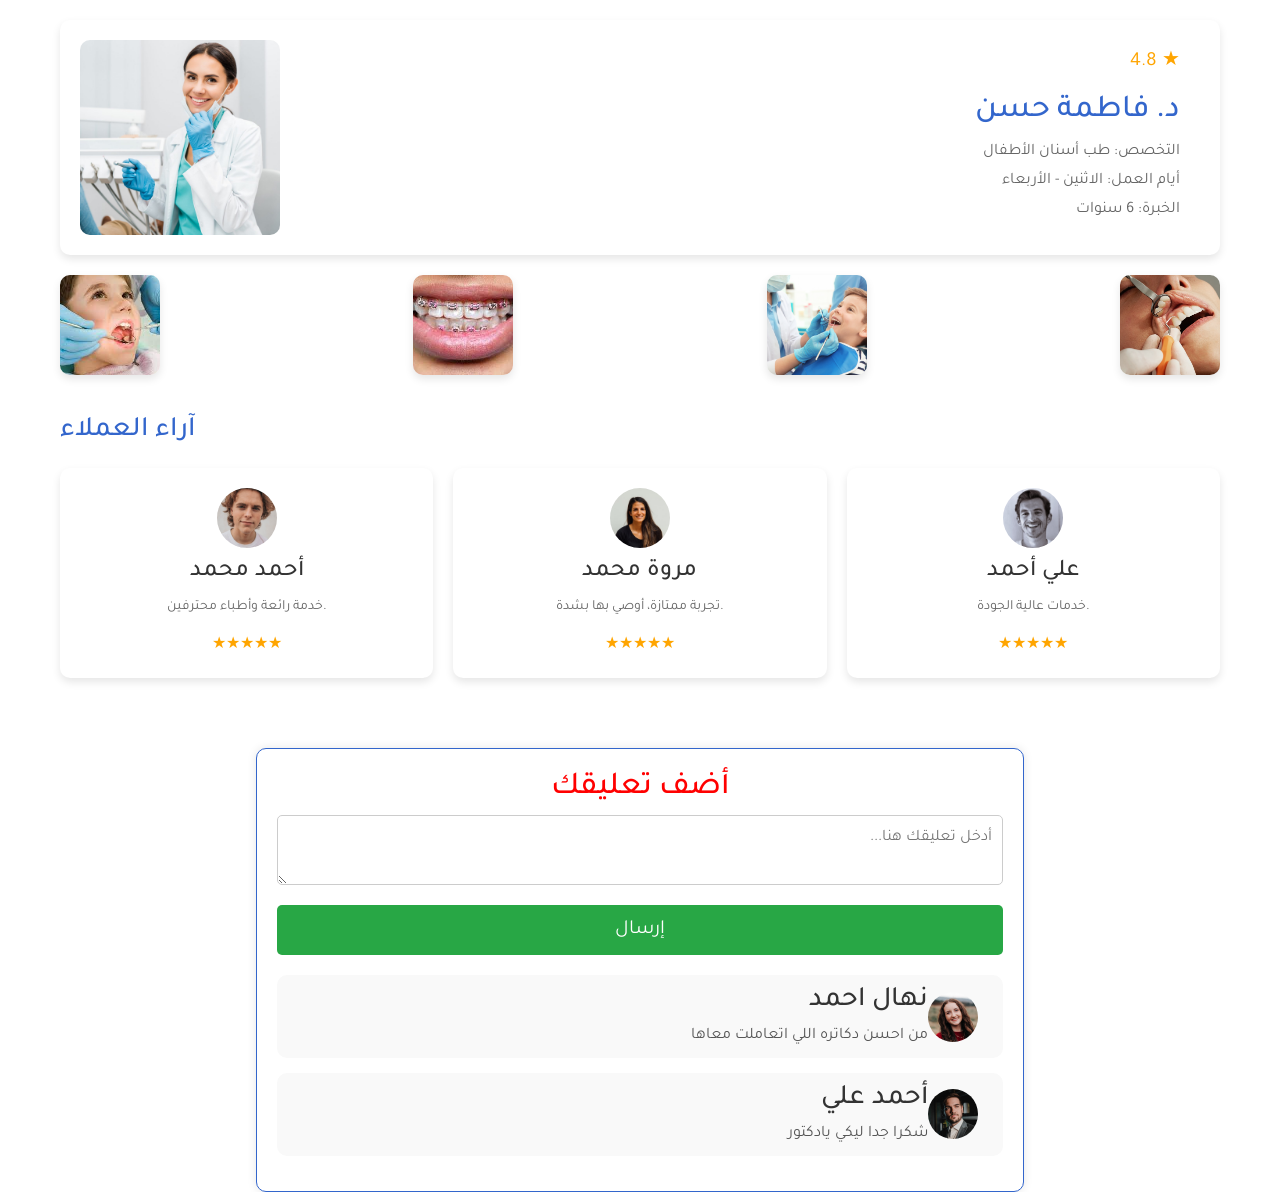
<file: page/profil-doctor.html>
<!DOCTYPE html>
<html lang="en">
<head>
    <meta charset="UTF-8">
    <meta name="viewport" content="width=device-width, initial-scale=1.0">
    <title>Document</title>
    <link rel="stylesheet" href="../css/all.min.css">
    <link rel="stylesheet" href="../css/font-awesome.min.css">
    <link rel="stylesheet" href="../css/bootstrap.min.css">
    <!-- <link rel="stylesheet" href="../css/style.css"> -->

    <link rel="stylesheet" href="/css/sheet.css">
</head>
<body>
    
    

    <!-- <nav>
        <div class="container-fluid">
            <div class="button">
              <a href="/page/createaccount.html">انشاء الحساب</a>
              <a href="/page/signup.html">تسجيل الدخول</a>
            </div>
            <div class="links">
              <a href="/page/index.html">الرئيسيه</a>
              <a href="/page/index.html#service">خدماتنا</a>
              <a href="/page//index.html#Booking">الحجز</a>
              <a href="/page/index.html#contact">تواصل معنا</a>
            </div>
          <div class="logo">
             <a href="http://">بريق</a>
            <img src="/images/logo/1.png" alt="logo">
          </div>
        </div>
      </nav> -->

      <div class="container">
        <!-- Doctor Profile -->
        <div class="doctor-profile">
            <div class="doctor-info">
                <div class="doctor-rating">★ 4.8</div>
                <h2>د. فاطمة حسن</h2>
                <p>التخصص: طب أسنان الأطفال</p>
                <p>أيام العمل: الاثنين - الأربعاء</p>
                <p>الخبرة: 6 سنوات</p>
            </div>
            <div class="doctor-image">
                <img src="../images/doc/2.png" alt="د. فاطمة حسن">
            </div>
        </div>

        <!-- Service Images -->
        <div class="service-images">
            <img src="../images/2.jfif" alt="Image1">
            <img src="../images/3.jfif" alt="Image2">
            <img src="../images/4.jfif" alt="Image3">
            <img src="../images/6.jfif" alt="Image4">
        </div>

        <!-- Testimonials -->
        <div class="testimonials">
            <h3>آراء العملاء</h3>
            <div class="testimonial-cards">
                <div class="testimonial-card">
                    <img src="../images/clintesView/1.jfif" alt="User1">
                    <h4>أحمد محمد</h4>
                    <p>خدمة رائعة وأطباء محترفين.</p>
                    <div class="stars">★★★★★</div>
                </div>
                <div class="testimonial-card">
                    <img src="../images/clintesView/2.jfif" alt="User2">
                    <h4>مروة محمد</h4>
                    <p>تجربة ممتازة، أوصي بها بشدة.</p>
                    <div class="stars">★★★★★</div>
                </div>
                <div class="testimonial-card">
                    <img src="../images/clintesView/3.jfif" alt="User3">
                    <h4>علي أحمد</h4>
                    <p>خدمات عالية الجودة.</p>
                    <div class="stars">★★★★★</div>
                </div>
            </div>
        </div>
    </div>



    <section class="comment-section">
      <h2>أضف تعليقك</h2>
      <textarea placeholder="أدخل تعليقك هنا..." id="commentInput"></textarea>
      <button>إرسال</button>

      <div class="comments">
          <div class="comment">
              <img src="/images/doctors/1.png" alt="User Image">
              <div class="comment-text">
                  <h3> نهال احمد</h3>
                  <p>  من احسن دكاتره اللي اتعاملت معاها</p>
              </div>
          </div>
          <div class="comment">
              <img src="/images/doctors/2.png" alt="User Image">
              <div class="comment-text">
                  <h3>أحمد علي</h3>
                  <p>    شكرا جدا ليكي يادكتور</p>
              </div>
          </div>
      </div>
  </section>
  <script>
    // Load Profile Image
    document.addEventListener('DOMContentLoaded', function () {
        if (localStorage.getItem('doctorImage')) {
            document.querySelector('.doctor-image img').src = localStorage.getItem('doctorImage');
        }

        // Load Case Images
        if (localStorage.getItem('caseImages')) {
            const imagesArray = JSON.parse(localStorage.getItem('caseImages'));
            const serviceImagesDiv = document.querySelector('.service-images');
            imagesArray.forEach(imageSrc => {
                const imgElement = document.createElement('img');
                imgElement.src = imageSrc;
                imgElement.alt = "Case Image";
                serviceImagesDiv.appendChild(imgElement);
            });
        }

        // Load Doctor Information
        if (localStorage.getItem('doctorName')) {
            document.querySelector('.doctor-info h2').textContent = localStorage.getItem('doctorName');
        }
        if (localStorage.getItem('specialization')) {
            document.querySelector('.doctor-info p:nth-child(3)').textContent = 'التخصص: ' + localStorage.getItem('specialization');
        }
        if (localStorage.getItem('workDays')) {
            document.querySelector('.doctor-info p:nth-child(4)').textContent = 'أيام العمل: ' + localStorage.getItem('workDays');
        }
        if (localStorage.getItem('experience')) {
            document.querySelector('.doctor-info p:nth-child(5)').textContent = 'الخبرة: ' + localStorage.getItem('experience');
        }
    });
</script>

</body>
</html>
</file>
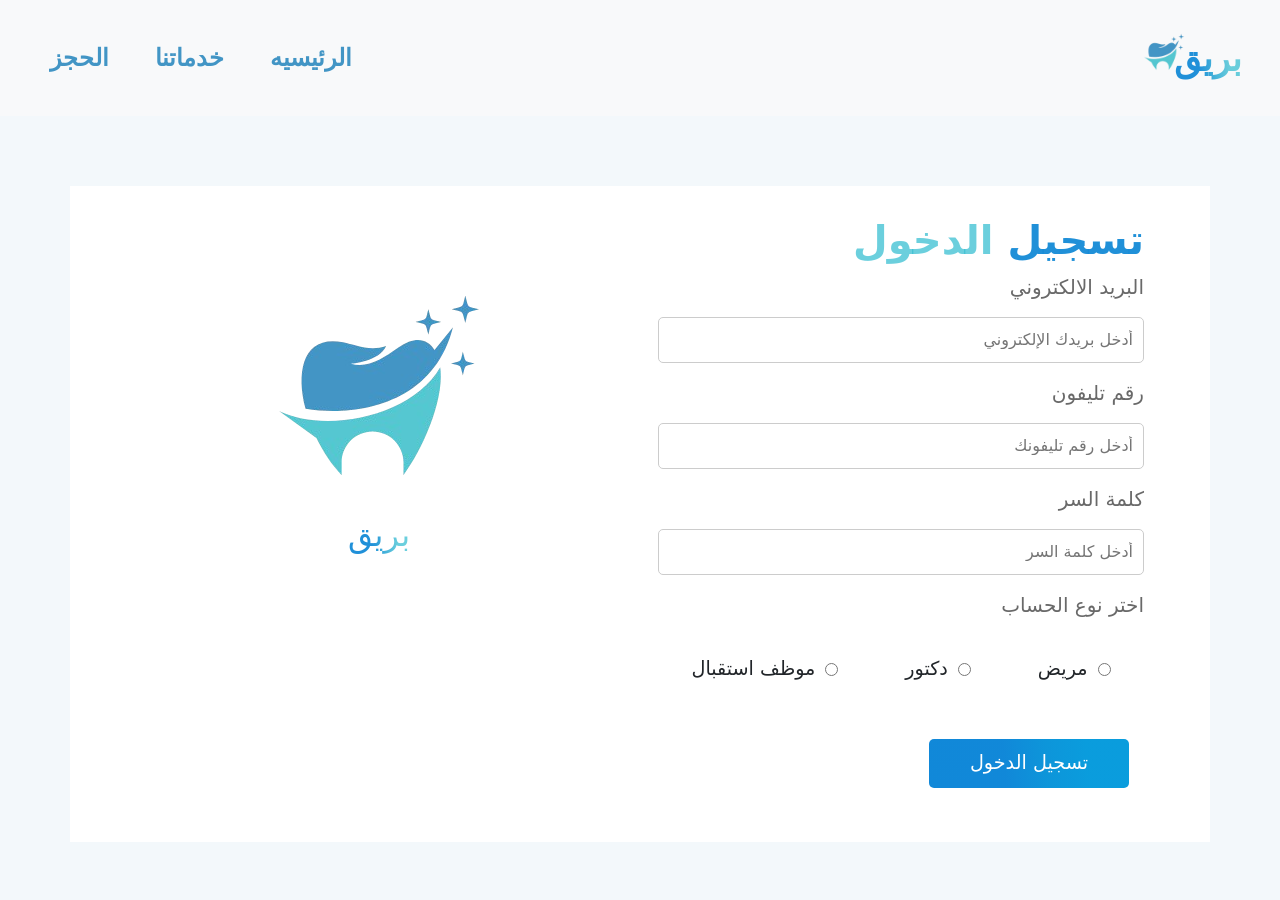
<file: page/signup.html>
<!DOCTYPE html>
<html lang="en">
<head>
    <meta charset="UTF-8">
    <meta name="viewport" content="width=device-width, initial-scale=1.0">
    <title>Document</title>
    <link rel="stylesheet" href="../css/all.min.css">
    <link rel="stylesheet" href="../css/bootstrap.min.css">
    <link rel="stylesheet" href="../css/stl.css">
</head>
<body>
  <nav class="navbar navbar-expand-lg bg-body-tertiary">
    <div class="container-fluid">
      <div class="logo">
        <a class="navbar-brand" href="#">بريق</a>
      <img src="/images/logo/1.png" alt="logo">
      </div>  
      <button class="navbar-toggler" type="button" data-bs-toggle="collapse" data-bs-target="#navbarSupportedContent" aria-controls="navbarSupportedContent" aria-expanded="false" aria-label="Toggle navigation">
        <span class="navbar-toggler-icon"></span>
      </button>
      <div class="collapse navbar-collapse " id="navbarSupportedContent">
        <ul class="navbar-nav me-auto mb-2 mb-lg-0 ">
          <li class="nav-item">
            <a class="nav-link  aria-current="page" href="/page/index.html">الرئيسيه</a>
          </li>
          <li class="nav-item">
            <a class="nav-link" href="/page/index.html#service">خدماتنا</a>
          </li>
          <li class="nav-item">
            <a class="nav-link" href="/page/index.html#Booking">الحجز</a>
          </li>
        
        </ul>
        
      </div>
    </div>
  </nav>
  <!-----------------------   start sign in ------------------------------------------- -->
   <div class="container">
    <div class="information">

            <div class="info">
                <h2>تسجيل <span class="colr">الدخول</span></h2>
                <form id="loginForm" method="POST">
                    <label for="email"><span>البريد الالكتروني</span></label>
                    <input type="email" id="email" name="email" placeholder="أدخل بريدك الإلكتروني" required>
                    
                    <label for="tel"><span>رقم تليفون</span></label>
                    <input type="tel" id="tel" name="tel" placeholder="أدخل رقم تليفونك" required>
                    
                    <label for="password"><span>كلمة السر</span></label>
                    <input type="password" id="password" name="password" placeholder="أدخل كلمة السر" required>
    
                    <label for="role"><span>اختر نوع الحساب</span></label>
                    <div class="role-selection">
                      <label>
                          <input type="radio" name="role" value="patient" required>
                          مريض
                      </label>
                      <label>
                          <input type="radio" name="role" value="doctor" required>
                          دكتور
                      </label>
                      <label>
                          <input type="radio" name="role" value="reception" required>
                          موظف استقبال
                      </label>
                    
                  </div>
                  <button class="btn"> تسجيل الدخول</button>
                </form>
            </div>
<div class="log">
<img src="../images/logo/1.png" alt="">
<h2>بريق</h2>
</div>
</div>
</div>
<!-----------------------   end sign in ------------------------------------------- -->
<script src="/js/sript.js"></script>
<script src="/js/bootstrap.bundle.min.js"></script>
</body>
</html>
</file>
<file: css/style4.css>
@import url('https://fonts.googleapis.com/css2?family=Cairo:slnt,wght@-2,200..1000&family=Montserrat:ital,wght@0,100..900;1,100..900&family=Roboto:ital,wght@0,100;0,300;0,400;0,500;0,700;0,900;1,100;1,300;1,400;1,500;1,700;1,900&family=Tajawal:wght@200;300;400;500;700;800;900&display=swap');
*{
  margin: 0;
  padding: 0;
  box-sizing: border-box;
  font-family: "Tajawal", sans-serif;
  scroll-behavior: smooth;
}
body {
    direction:rtl;
}
nav{
  width: 100%;
  font-family: "Tajawal", sans-serif;
  background-color:white;
  position: fixed;
  z-index: 4444;
}
 nav .container-fluid{
  display: flex;
  align-items: center;
  justify-content: space-around;
}
.button a{
text-decoration: none;
padding: 13px 16px 13px 16px;
gap: 12px;
color: white;
border-radius: 32px;
margin-left: 30px;
background: linear-gradient(265.39deg, rgba(16, 177, 200, 0.62) 20.72%, rgba(17, 157, 207, 0.7775) 41.5%, rgba(18, 137, 214, 0.94) 62.1%);
font-size: 20px;
width: 0;
}

.links a{
  color: rgba(66, 149, 197, 1);
  text-decoration: none;
  margin-left: 30px;
  font-weight: 700;
  font-size: 24px;
}
.nav-item a{

  color: rgba(66, 149, 197, 1);
  text-decoration: none;
  margin-left: 30px;
  font-weight: 700;
  font-size: 24px;

}
.nav-item a:hover {
  border-bottom: 2px solid rgba(66, 149, 197, 1);
}

.logo a {
  display: inline-block;
  margin-left: -30px;
  text-decoration: none;
  font-weight: 700;
  font-size: 35px;
  background: linear-gradient(265.39deg, rgba(16, 177, 200, 0.62) 20.72%, rgba(17, 157, 207, 0.7775) 41.5%, rgba(18, 137, 214, 0.94) 62.1%);
  background-clip: text;
  -webkit-text-fill-color: transparent;
  position: relative;
  
  margin-bottom: 15px;

}

nav img{
  width:100px;
  height: 100px;

}
section{
  width: 100%;
  background: linear-gradient(to right bottom,rgba(0, 0, 0, 0.308),rgba(0, 0, 0, 0.1)),url(/images/doctors/photo_2024-08-15_23-54-01.jpg) no-repeat;
  height: 200vh;
  background-size: cover;
  
  color: white;

}
section .text{
  display: flex;
  align-items: center;
  position: relative;
  top: 15%;
  
}
section h2{
  font-size: 40px;
  font-weight: 600;
  color: rgb(13, 110, 170);
  
  
}


section .container-fluid{
  width: 100%;
  height: 100%;

  padding: 15px 20px;
  position: relative;
  top: 20%;
}
section h2{
  font-size: 40px;
  font-weight: 600;
  color: rgb(13, 110, 170);
  
  
}

section .items{
  display: flex;
flex-direction: column;
justify-content: center;
align-items: center;
gap: 15px;
margin-top: 30px;
width: 100%;
transition: all 0.3s;
}
section .item{
  background-color: white;
  width: 80%;
  color: black;
  padding: 10px;
  display: flex;
  align-items: center;
  justify-content: space-between;
  border-radius: 24px;

}
section .item:hover{
  transform: scale(1.1);
}
section .item img{
  width: 100px;
  height: 100px;
  border-radius: 50%;
}
section .item a{
  background-color: red;
  color: white;
  border-radius: 50px;
  padding: 20px;
  font-size: 20px;
  text-decoration: none;
}
section span{
  font-size: 20px;
  font-weight: 500;
  color: rgb(13, 110, 170);
} 
footer{
  width: 100%;
  height: 100vh;
  background: rgba(66, 149, 197, 1);;
  color: white;
  direction: ltr;
}
footer h3{
  padding-right: 40px;
  font-size: 35px;
  text-align: right;
  font-weight: 500;
  padding-top: 60px;
  margin-bottom: 30px;
}
footer .items {
display: flex;
justify-content: space-between;
}

footer .items .item div,
footer .text{
display: flex;
justify-content: end;
margin: 20px 0;
padding-right:40px ;
  
}
footer i{
  font-size: 30px;
  margin-left: 15px;
}
footer i:hover{
  color:rgba(18, 137, 214, 0.94);
}
footer img{
width: 100%;


}
footer h4{
  font-size: 30px;
}
footer .image{
  width: 50%;
  border: 1px solid red;
  
}
@media (max-width: 500px){
  section{
    height: 100%;
  }
  section .item{
    display: flex;
    flex-direction: column;
  }
  section .item div{
    display: flex;
    flex-direction: column;
  }

}
</file>
<file: css/stl.css>
*{
  margin: 0;
  padding: 0;
  box-sizing: border-box;
}

body {
    background-color: #F3F8FB;
    direction:rtl;
}
nav{
  width: 100%;
  font-family: "Tajawal", sans-serif;
  background-color:white;
  position: fixed;
  z-index: 4444;
}
 nav .container-fluid{
  display: flex;
  align-items: center;
  justify-content: space-around;
}
.button a{
text-decoration: none;
padding: 13px 16px 13px 16px;
gap: 12px;
color: white;
border-radius: 32px;
margin-left: 30px;
background: linear-gradient(265.39deg, rgba(16, 177, 200, 0.62) 20.72%, rgba(17, 157, 207, 0.7775) 41.5%, rgba(18, 137, 214, 0.94) 62.1%);
font-size: 20px;
width: 0;
}

.links a{
  color: rgba(66, 149, 197, 1);
  text-decoration: none;
  margin-left: 30px;
  font-weight: 700;
  font-size: 24px;
}

.nav-item a{

  color: rgba(66, 149, 197, 1);
  text-decoration: none;
  margin-left: 30px;
  font-weight: 700;
  font-size: 24px;


}
.nav-item a:hover {
  border-bottom: 2px solid rgba(66, 149, 197, 1);
}

.logo a {
  display: inline-block;
  margin-left: -30px;
  text-decoration: none;
  font-weight: 700;
  font-size: 35px;
  background: linear-gradient(265.39deg, rgba(16, 177, 200, 0.62) 20.72%, rgba(17, 157, 207, 0.7775) 41.5%, rgba(18, 137, 214, 0.94) 62.1%);
  background-clip: text;
  -webkit-text-fill-color: transparent;
  position: relative;
  
  margin-bottom: 15px;

}

nav img{
  width:100px;
  height: 100px;

}


.logo{
  display: flex;
}
.logo a{
  position: relative;
  top: 20px;
  left: -10px;
}
.container {
    background-color: #fff;
    padding: 30px;
    width: 100%;
    position: relative;
    top: 70px;

}
.information{
display: flex;
    justify-content: space-evenly;
    flex-wrap: wrap;
}

.log{
    width: 45%;
    position: relative;
    top: -50px;

}
.log h2{
  margin-top: 50px;
}
.brand{
    top: 250px;
    position: absolute;
    right: 200px;
    font-weight: bold;
    color: #39bfd5;
    font-size: 48px;
}
.info{
width: 45%;
}
.info .colr{
    color: rgba(16, 177, 200, 0.62) ;
}
.info h2{
    font-weight: bold;
    color:rgba(18, 137, 214, 0.94);
    font-size: 40px;
    top: 0;
}
form {
    display: flex;
    flex-direction: column;
    gap: 15px;
}
form span{
    font-size: 20px;
    color: dimgray;
}
input[type="text"],
input[type="email"],
input[type="password"],
input[type="tel"] {
    padding: 10px;
    border: 1px solid #ccc;
    border-radius: 5px;
    font-size: 16px;
}
input[type="tel"]{
  direction: rtl;
}
.btn {
    padding:8px 10px;
    background: linear-gradient(265.39deg, rgba(16, 177, 200, 0.62) 20.72%, rgba(17, 157, 207, 0.7775) 41.5%, rgba(18, 137, 214, 0.94) 62.1%);   
     color: #fff;
    border: none;
    border-radius: 25px;
    cursor: pointer;
    font-size: 18px;
    margin:15px 15px;
    width: 100%;
    transition: background-color 0.3 ease;
    max-width: 200px;
text-align: center;
text-decoration: none;
}
.btn:hover {
    background-color: #17A3BA;
}
.submit{
    color: #17A3BA;
    text-decoration: none;
}
.role-selection {
  display: flex;
  justify-content: space-around;
  margin-top: 20px;
  margin-bottom: 20px;
}

.role-selection label {
  font-size: 1.2rem;
  cursor: pointer;
  display: flex;
  align-items: center;
}

.role-selection input[type="radio"] {
  margin-left: 10px;
}
.log{
  display: flex;
  flex-direction: column;
  justify-content: center;
  align-items: center;
}
.log h2{
  display: inline-block;
  position: relative;
  bottom:200px;
  background: linear-gradient(265.39deg, rgba(16, 177, 200, 0.62) 20.72%, rgba(17, 157, 207, 0.7775) 41.5%, rgba(18, 137, 214, 0.94) 62.1%);
  background-clip: text;
  -webkit-text-fill-color: transparent;
}

/* جعل التصميم ريسبونسف */
@media (max-width: 768px) {
  .log h2{
    display: inline-block;
    position: relative;
    bottom:150px;
  }
  .role-selection {
      flex-direction: column;
      align-items: flex-start;
  }

  .role-selection label {
      margin-bottom: 10px;
  }

  .btn {
      width: 100%;
  }
}

/* تحسين الأزرار */
.btn {
  background-color: #007bff;
  color: #fff;
  padding: 10px 20px;
  border: none;
  border-radius: 5px;
  cursor: pointer;
  font-size: 1.2rem;
  margin-top: 20px;
  transition: background-color 0.3s;
}

.btn:hover {
  background-color: #0056b3;
}
@media (max-width: 768px) {
  .information{
    display: flex;
    flex-direction: column;
  }
    .container {
        width: 95%;
        padding: 20px;
    }

    .info h2{
        font-size: 22px; 
    }

    input[type="text"],
    input[type="email"],
    input[type="password"] {
        font-size: 14px;
    }

    .btn {
        font-size: 16px;
        padding: 12px 0;
    }

    .log img {
        width: 300px; 
        margin-top: 70px;

    }
}
@media (max-width: 480px) {
  .log h2{
    display: inline-block;
    position: relative;
    bottom:100px;
  }
    .container {
        width: 100%;
        margin: 20px auto;
    }

    .btn {
        font-size: 14px;
        padding: 10px 0;
    }

    .log img {
        width: 200px;
        margin-top: 70px;
    }
}
</file>
<file: css/style6.css>
@import url('https://fonts.googleapis.com/css2?family=Cairo:slnt,wght@-2,200..1000&family=Montserrat:ital,wght@0,100..900;1,100..900&family=Roboto:ital,wght@0,100;0,300;0,400;0,500;0,700;0,900;1,100;1,300;1,400;1,500;1,700;1,900&family=Tajawal:wght@200;300;400;500;700;800;900&display=swap');
*{
  margin: 0;
  padding: 0;
  box-sizing: border-box;
}
body{
  direction: rtl;
  font-family: "Tajawal", sans-serif;
}
nav{
  width: 100%;
  font-family: "Tajawal", sans-serif;
  background-color:white;
  position: fixed;
  z-index: 4444;
}
 nav .container-fluid{
  display: flex;
  align-items: center;
  justify-content: space-around;
}
.button a{
text-decoration: none;
padding: 13px 16px 13px 16px;
gap: 12px;
color: white;
border-radius: 32px;
margin-left: 30px;
background: linear-gradient(265.39deg, rgba(16, 177, 200, 0.62) 20.72%, rgba(17, 157, 207, 0.7775) 41.5%, rgba(18, 137, 214, 0.94) 62.1%);
font-size: 20px;
width: 0;
}

.links a{
  color: rgba(66, 149, 197, 1);
  text-decoration: none;
  margin-left: 30px;
  font-weight: 700;
  font-size: 24px;
}
.navbar{
  direction: rtl;
}
.nav-item{
width: 60% ; 
position: relative;
left: 120px;

margin:  0 auto;
}

.nav-item a{
display: inline-block;
  color: rgba(66, 149, 197, 1);
  text-decoration: none;
  margin-left: 30px;
  font-weight: 700;
  font-size: 24px;
  width: 100%;

}
.nav-item a:hover {
  border-bottom: 2px solid rgba(66, 149, 197, 1);
}

.logo a {
  display: inline-block;
  margin-left: -30px;
  text-decoration: none;
  font-weight: 700;
  font-size: 35px;
  background: linear-gradient(265.39deg, rgba(16, 177, 200, 0.62) 20.72%, rgba(17, 157, 207, 0.7775) 41.5%, rgba(18, 137, 214, 0.94) 62.1%);
  background-clip: text;
  -webkit-text-fill-color: transparent;
  position: relative;
  
  margin-bottom: 15px;

}

nav img{
  width:100px;
  height: 100px;

}



.container {
    width: 100%;
    margin: 20px auto;
    padding: 80px 15px;
    border-radius: 10px;

}

.header {
    display: flex;
    align-items: center;
    margin-bottom: 20px;

  width: 100%;
}

.header img {
    width: 120px;
    height: 120px;
    border-radius: 50%;
    margin-left: 10px;
}

.header h2 {
    margin-left: -40px;
    color: rgba(66, 149, 197, 1);
    font-size: 45px;
    flex-grow: 1;
}

.appointment-card {
  width: 80%;
    display: flex;
    align-items: flex-start;
    justify-content: space-between;
    padding: 15px;
    margin: 0  auto;
    margin-bottom: 20px;

    border-radius: 8px;
    box-shadow: 0 2px 5px rgba(0, 0, 0, 0.1);
    flex-direction: column;
    position: relative;
}

.appointment-card input[type="checkbox"] {
    margin-left: 10px;
    transform: scale(1.5);
}

.appointment-info {
  width: 60%;
    text-align: right;
    flex-grow: 1;
}

.appointment-info p {
    margin: 5px 0;
    font-size: 25px;
    color: black;
}

.blue-card {
    background-color: #afcfe7;
}

.red-card {
  background: rgba(179, 38, 30, 0.2);

}

.buttons {
    display: flex;
    /* flex-direction: column; */
    justify-content: flex-end;
    margin-top: 10px;
width: 100%;

    
}
button{
  font-family: "Tajawal", sans-serif;
  font-size: 20px;
}

.edit-btn, .delete-btn {
    background: linear-gradient(263.85deg, rgba(16, 177, 200, 0.62) 34.53%, rgba(18, 137, 214, 0.94) 71.86%);   
    color: #fff;
    padding: 10px 33px;
    border: none;
    border-radius: 15px;
    margin-left: 5px;
    cursor: pointer;
    transition: background-color 0.3s;
}

.edit-btn:hover, .delete-btn:hover {
    background-color: #0056b3;
}

.delete-btn {
    background: white;  
    color: #0056b3; 
}
</file>
<file: css/sty5.css>
@import url('https://fonts.googleapis.com/css2?family=Cairo:slnt,wght@-2,200..1000&family=Montserrat:ital,wght@0,100..900;1,100..900&family=Roboto:ital,wght@0,100;0,300;0,400;0,500;0,700;0,900;1,100;1,300;1,400;1,500;1,700;1,900&family=Tajawal:wght@200;300;400;500;700;800;900&display=swap');

*{
  margin: 0;
  padding: 0;
  box-sizing: border-box;
}
body{
  direction: rtl;
  font-family: "Tajawal", sans-serif;
}
nav{
    width: 100%;
    font-family: "Tajawal", sans-serif;
    /* background-color:white; */
    z-index: 4444;
    border-bottom: 2px solid rgba(66, 149, 197, 1);
  }
   nav .container-fluid{
    display: flex;
    align-items: center;
    justify-content: space-between;
  }
  .logo{
    display: flex;
    align-items: center;
    
  }
  .logo img{
    position: relative;
    top: 10px;
    right: -25px;
  }
  .button a{
  text-decoration: none;
  padding: 13px 16px 13px 16px;
  gap: 12px;
  color: white;
  border-radius: 32px;
  margin-left: 30px;
  background: linear-gradient(265.39deg, rgba(16, 177, 200, 0.62) 20.72%, rgba(17, 157, 207, 0.7775) 41.5%, rgba(18, 137, 214, 0.94) 62.1%);
  font-size: 20px;
  width: 0;
  }
  
  .links a{
    color: rgba(66, 149, 197, 1);
    text-decoration: none;
    margin-left: 30px;
    font-weight: 700;
    font-size: 24px;
  }
  .links a:hover{
    border-bottom: 2px solid  rgba(66, 149, 197, 1);
  }
  .logo a{
    display: inline-block;
    margin-right: 10px;
    text-decoration: none;
    font-weight: 700;
    font-size: 35px;
    background:  linear-gradient(265.39deg, rgba(16, 177, 200, 0.62) 20.72%, rgba(17, 157, 207, 0.7775) 41.5%, rgba(18, 137, 214, 0.94) 62.1%);
    background-clip: text;
    -webkit-text-fill-color: transparent;
  }
  nav img{
    width:100px;
    height: 100px;
  }
  .account img{
    border-radius: 50%;
    border: 2px solid  rgba(66, 149, 197, 1) ;
  }


.hedh{
padding: 130px;
background: #2090d8;

}

.container {
    width: 100%;
    margin: 20px auto;
    padding: 20px;
    /* background-color: #fff; */
    /* box-shadow: 0 0 10px rgba(0, 0, 0, 0.1); */
    border-radius: 10px;
    display: flex;
}

.hedh h3{
    margin: 0 0 10px;
    color: white;
    font-size: 45px;
    text-align: center;
    
}

.hedh img {
    display: block;
    margin: 0 auto;
    max-width: 300px;
    border-radius: 50%;
}

.people-watting, .people-finshed {
    width: 45%;
    padding: 15px;
    background-color: #e9f5ff;
    border-radius: 10px;
    box-shadow: 0 0 5px rgba(0, 0, 0, 0.1);
    margin-top: 20px;
    margin: auto;
    display: inline-block;
}

.people-watting {
    background-color:white;
}

.people-finshed.mg{
    background-color: #5eaddf;
    margin: 0 15px;
}
.people-finshed.mg p{
  color: white;
}

.people-watting h4, .people-finshed h4 {
    font-size: 30px;
    color: black;
    margin: 10px 0;
}


.people-watting p, .people-finshed p {
    font-size: 40px;
    font-weight: bold;
color: red;
}

input[type="checkbox"] {
    margin-left: 10px;
    transform: scale(2);
   
}


.people-watting {
    margin-right: 2%;
}

.people-finshed {
    margin-left: 2%;
}
  .btn{
    display: flex;
    
  }
  @media (max-width: 800px){
    .container{
      display: flex;
      flex-direction: column;
    }
    .container div{
      width: 100%;
    }
  }
</file>
<file: css/sheet.css>
@import url('https://fonts.googleapis.com/css2?family=Cairo:slnt,wght@-2,200..1000&family=Montserrat:ital,wght@0,100..900;1,100..900&family=Roboto:ital,wght@0,100;0,300;0,400;0,500;0,700;0,900;1,100;1,300;1,400;1,500;1,700;1,900&family=Tajawal:wght@200;300;400;500;700;800;900&display=swap');

* {
    margin: 0;
    padding: 0;
    box-sizing: border-box;
    scroll-behavior: smooth;
}

body {
    background-color: #ffffff;
    font-family: "Tajawal", sans-serif;
}

nav {
    width: 100%;
    font-family: "Tajawal", sans-serif;
    background-color: white;
    position: fixed;
    z-index: 4444;
    padding: 10px 20px;
    box-shadow: 0 2px 10px rgba(0, 0, 0, 0.1);
  
}
.navbar {
direction: rtl;

}
.nav-item a{

  color: rgba(66, 149, 197, 1);
  text-decoration: none;
  margin-left: 30px;
  font-weight: 700;
  font-size: 24px;

}

nav .container-fluid {
    display: flex;
    align-items: center;
    justify-content: space-between;
  
}

.button a {
    text-decoration: none;
    padding: 13px 16px;
    gap: 12px;
    color: white;
    border-radius: 32px;
    margin-left: 30px;
    background: linear-gradient(265.39deg, rgba(16, 177, 200, 0.62) 20.72%, rgba(17, 157, 207, 0.7775) 41.5%, rgba(18, 137, 214, 0.94) 62.1%);
    font-size: 20px;
}

.links a {
    color: rgba(66, 149, 197, 1);
    text-decoration: none;
    margin-left: 30px;
    font-weight: 700;
    font-size: 24px;
}

.nav-item a:hover {
    border-bottom: 2px solid rgba(66, 149, 197, 1);
}

.logo a {
    display: inline-block;
    margin-left: -30px;
    text-decoration: none;
    font-weight: 700;
    font-size: 35px;
    background: linear-gradient(265.39deg, rgba(16, 177, 200, 0.62) 20.72%, rgba(17, 157, 207, 0.7775) 41.5%, rgba(18, 137, 214, 0.94) 62.1%);
    background-clip: text;
    -webkit-text-fill-color: transparent;
    position: relative;
    top: 35px;
    margin-bottom: 15px;

}

nav img {
    width: 100px;
    height: 100px;
    position: relative;
    top: 20px;
}
.logo {
  display: flex;
}


/* OUR TEAM SECTION */
.ourTeam-section {
  background-size: cover;
  background-position: center center;
  background-image: url(/images/1.jfif);
  opacity: 0.9;
  padding: 20px 30px 0;
  position: relative;
  width: 100%;
}

.ourTeam-section h1 {
  direction: rtl;
  font-weight: 700;
  color: #104c6e;
  margin-top: 30px;
}

.our-team {
  margin-top: 50px;
  align-items: center;
  text-align: center;
  display: flex;
  justify-content: center;
}

.row {
  text-align: center;
  margin: auto;
  display: flex;
  justify-content: space-between;
  width: 100%;
}

.cars-doctor {
  align-items: center;
  margin: auto;
  width: 30%;
  background-color: white;
  margin: 5px;
  padding: 20px;
  color: #134461;
  box-shadow: #4295C5;
  border-radius: 10%;
}

.cars-doctor img {
  border-radius: 50%;
  width: 108px;
  height: 108px;
}

.cars-doctor .booking {
  text-decoration: none;
  background: linear-gradient(#4295C5, #42c5a7);
  color: white;
  padding: 10px 30px;
  border-radius: 10px;
  font-size: 20px;
  font-weight: 500;
  transition: ease 0.7s;
}

.cars-doctor .more {
  display: inline-block;
  font-size: 20px;
  color: red;
  font-family: "Tajawal", sans-serif;
  text-decoration: none;
  padding: 10px 0;
  border-radius: 20px;
}

.cars-doctor .more:hover {
  background-color: red;
  color: white;
  /* width: 100%; */
}

.info-doc i {
  color: gold;
}

.info-doc {
  opacity: 0;
  transition: ease;
}

.cars-doctor:hover {
  width: 32%;
  transition: 0.3s;
}

.cars-doctor:hover .info-doc {
  opacity: 1;
  transition: ease 0.3s;
  
}

.cars-doctor a:hover {
  font-size: 22px;
  background: red;
}




/* PATIENT SECTION */
.patient-section {
    direction: rtl;
    background: linear-gradient(265.39deg, rgba(16, 177, 200, 0.62) 20.72%, rgba(17, 157, 207, 0.7775) 41.5%, rgba(18, 137, 214, 0.94) 62.1%);
    padding: 50px;
    background-size: 100%;
}

.patient {
    padding: 50px;
    margin: auto;
}

.image-patient {
    width: 50%;
    margin:  0 auto;
    margin-top: 30px;
       display: flex;
       flex-direction: column;
       align-items: center;
       justify-content: center;
}

.image-patient img {
    border-radius: 50%;
    width: 50%;
    
    
}
.patient label{
  display: block;
  background-color: white;
  width: 40%;
  text-align: center;
  font-size: 20px;
  font-weight: 600;
  color: red;
   cursor: pointer
}
 .patient .input{
  display: none;

 }
.patient-info {
    color: #134461;
    margin: auto;
}
 .information {
  background-color: #ffffff;
  padding-right: 20px;
  border-radius: 15px;
width: 40%;
  padding: 10px;
  margin: 20px auto;
  display: flex;
}
.information span{
  color: #134461;
}
 h3 {
  color: red;
}

.information-btn {
  height: 150px;
  display: flex;
  flex-direction: column;
}

.information-btn a {
  text-decoration: none;
  background: linear-gradient(#4295C5, #42c5a7);
  color: white;
  padding: 10px 30px;
  border-radius: 10px;
  font-size: 20px;
  font-weight: 500;
}
.patient-info .email{
  font-size: 25px;
  max-width:  700px;
  color: #134461;
}

/* TESTIMONIALS SECTION */
.container {
  max-width: 1200px;
  margin: 0 auto;
  padding: 20px;
}

.doctor-profile {
  display: flex;
  align-items: center;
  background-color: white;
  padding: 20px;
  border-radius: 10px;
  box-shadow: 0 4px 8px rgba(0, 0, 0, 0.1);
}

.doctor-info {
  flex: 1;
  margin-right: 20px;
}

.doctor-info h2 {
  color: #3366cc;
  margin-bottom: 10px;
}

.doctor-info p {
  margin: 5px 0;
  color: #666;
}

.doctor-rating {
  display: flex;
  align-items: center;
  font-size: 20px;
  color: #FFA500;
  margin-bottom: 15px;
}

.doctor-image {
  flex: 0 0 200px;
  border-radius: 10px;
  overflow: hidden;
}

.doctor-image img {
  width: 100%;
  height: auto;
}

.service-images {
  display: flex;
  justify-content: space-between;
  margin-top: 20px;
}

.service-images img {
  width: 100px;
  height: 100px;
  border-radius: 10px;
  object-fit: cover;
  box-shadow: 0 4px 8px rgba(0, 0, 0, 0.1);
}

.testimonials {
  margin-top: 40px;
}

.testimonials h3 {
  color: #3366cc;
  margin-bottom: 20px;
}

.testimonial-cards {
  display: grid;
  grid-template-columns: repeat(auto-fit, minmax(200px, 1fr));
  gap: 20px;
}

.testimonial-card {
  background-color: white;
  padding: 20px;
  border-radius: 10px;
  box-shadow: 0 4px 8px rgba(0, 0, 0, 0.1);
  text-align: center;
}

.testimonial-card img {
  width: 60px;
  height: 60px;
  border-radius: 50%;
  object-fit: cover;
  margin-bottom: 10px;
}

.testimonial-card h4 {
  margin-bottom: 10px;
  color: #333;
}

.testimonial-card p {
  font-size: 14px;
  color: #666;
}

.testimonial-card .stars {
  color: #FFA500;
  margin-top: 10px;
}


/* Responsive Design */
@media (max-width: 1200px) {
  .doctor-profile {
      flex-direction: column;
      align-items: center;
      text-align: center;
  }

  .doctor-info {
      margin-right: 0;
      margin-bottom: 20px;
  }

  .doctor-image {
      flex: 0 0 auto;
      width: 150px;
  }

  .doctor-image img {
      width: 100%;
      height: auto;
  }
}

@media (max-width: 768px) {
  .service-images {
      flex-wrap: wrap;
      justify-content: center;
  }

  .service-images img {
      margin: 5px;
      width: 80px;
      height: 80px;
  }

  .testimonial-cards {
      grid-template-columns: 1fr;
  }
}


/* COMMENT SECTION */
.comment-section {
  width: 60%;
  margin: 0 auto;
  background-color: white;
  border: 1px solid #3366cc;
  padding: 20px;
  border-radius: 10px;
  box-shadow: 0 0 10px rgba(0, 0, 0, 0.1);
  margin-top: 50px;
  direction: rtl;
}

.comment-section h2 {
  text-align: center;
  color: red;
}

textarea {
  width: 100%;
  padding: 10px;
  border-radius: 5px;
  border: 1px solid #ccc;
  margin-bottom: 10px;
}

.comment-section button {
  display: block;
  width: 100%;
  padding: 10px;
  background-color: #28a745;
  font-family: "Tajawal", sans-serif;
  font-size: 20px;
  color: white;
  border: none;
  border-radius: 5px;
  cursor: pointer;
}

.comment-section button:hover {
  background-color: #218838;
}

.comments {
  margin-top: 20px;
}

/* Continuation of COMMENT SECTION */
.comment {
display: flex;
align-items: center;
margin-bottom: 15px;
padding: 10px;
background-color: #f9f9f9;
border-radius: 10px;
}

.comment img {
width: 50px;
height: 50px;
border-radius: 50%;
margin-right: 15px;
}

.comment-text h3 {
margin: 0;
color: #333;
}

.comment-text p {
margin: 5px 0 0;
color: #555;
}

/* Media Queries for Responsiveness */


@media (max-width: 1200px) {
.container {
    padding: 50px;
}

.patient-section {
    padding: 40px;
}

.our-team {
    flex-direction: column;
}

.cars-doctor {
    width: 45%;
}
}

/* Medium devices (tablets, 768px and up) */
@media (max-width: 992px) {
.nav .container-fluid {
    flex-direction: column;
    align-items: flex-start;
}

.logo a {
    font-size: 28px;
}

.links a {
    font-size: 18px;
    margin-left: 15px;
}

.button a {
    font-size: 18px;
    padding: 10px 16px;
}

.cars-doctor {
    width: 100%;
}

.patient-section {
    padding: 30px;
}

.patient-info .information {
    width: 60%;
}

.comment-section {
    width: 80%;
}
}

/* Small devices (landscape phones, 576px and up) */
@media (max-width: 768px) {
nav .container-fluid {
    flex-direction: column;
    align-items: center;
}

.logo a {
    font-size: 24px;
}

.links a, 
.button a {
    font-size: 16px;
    margin-left: 0;
    margin-right: 10px;
}

nav img {
    width: 80px;
    height: 80px;
}

.ourTeam-section h1 {
    font-size: 24px;
}

.cars-doctor {
    width: 100%;
    margin-bottom: 20px;
}

.patient-info .information {
    width: 80%;
}

.comment-section {
    width: 90%;
}
}

/* Extra small devices (portrait phones, less than 576px) */
@media (max-width: 576px) {
.logo a {
    font-size: 20px;
}

.links a, 
.button a {
    font-size: 14px;
}

nav img {
    width: 60px;
    height: 60px;
}
.patient-info .information {
  background-color: #ffffff;
  padding-right: 20px;
  border-radius: 15px;
  width: 40%;
  margin: 20px auto;
  display: flex;
}

.patient-info h3 {
  color: red;
}

.information-btn {
  height: 150px;
  display: flex;
  flex-direction: column;
}

.information-btn a {
  text-decoration: none;
  background: linear-gradient(#4295C5, #42c5a7);
  color: white;
  padding: 10px 30px;
  border-radius: 10px;
  font-size: 20px;
  font-weight: 500;
}

/* TESTIMONIALS SECTION */
.testimonials {
  margin-top: 40px;
}

.testimonials h3 {
  color: #3366cc;
  margin-bottom: 20px;
}

.testimonial-cards {
  display: grid;
  grid-template-columns: repeat(auto-fit, minmax(200px, 1fr));
  gap: 20px;
}

.testimonial-card {
  background-color: white;
  padding: 20px;
  border-radius: 10px;
  box-shadow: 0 4px 8px rgba(0, 0, 0, 0.1);
  text-align: center;
}

.testimonial-card img {
  width: 60px;
  height: 60px;
  border-radius: 50%;
  object-fit: cover;
  margin-bottom: 10px;
}

.testimonial-card h4 {
  margin-bottom: 10px;
  color: #333;
}

.testimonial-card p {
  font-size: 14px;
  color: #666;
}

.testimonial-card .stars {
  color: #FFA500;
  margin-top: 10px;
}



/* COMMENT SECTION */
.comment-section {
  width: 60%;
  margin: 0 auto;
  background-color: white;
  border: 1px solid #3366cc;
  padding: 20px;
  border-radius: 10px;
  box-shadow: 0 0 10px rgba(0, 0, 0, 0.1);
  margin-top: 50px;
  direction: rtl;
}

.comment-section h2 {
  text-align: center;
  color: red;
}

textarea {
  width: 100%;
  padding: 10px;
  border-radius: 5px;
  border: 1px solid #ccc;
  margin-bottom: 10px;
}

.comment-section button {
  display: block;
  width: 100%;
  padding: 10px;
  background-color: #28a745;
  font-family: "Tajawal", sans-serif;
  font-size: 20px;
  color: white;
  border: none;
  border-radius: 5px;
  cursor: pointer;
}

.comment-section button:hover {
  background-color: #218838;
}

.comments {
  margin-top: 20px;
}

/* Continuation of COMMENT SECTION */
.comment {
display: flex;
align-items: center;
margin-bottom: 15px;
padding: 10px;
background-color: #f9f9f9;
border-radius: 10px;
}

.comment img {
width: 50px;
height: 50px;
border-radius: 50%;
margin-right: 15px;
}

.comment-text h3 {
margin: 0;
color: #333;
}

.comment-text p {
margin: 5px 0 0;
color: #555;
}

/* Media Queries for Responsiveness */

}
@media (max-width: 1200px) {
.container {
    padding: 50px;
}

.patient-section {
    padding: 40px;
}

.our-team {
    flex-direction: column;
}

.cars-doctor {
    width: 45%;
}
}

/* Medium devices (tablets, 768px and up) */
@media (max-width: 992px) {
  .cars-doctor:hover{
    width: 100%;
  }
.nav .container-fluid {
    flex-direction: column;
    align-items: flex-start;
}

.logo a {
    font-size: 28px;
}

.links a {
    font-size: 18px;
    margin-left: 15px;
}

.button a {
    font-size: 18px;
    padding: 10px 16px;
}

.cars-doctor {
    width: 100%;
}

.patient-section {
    padding: 30px;
}

.information {
    width: 60%;
}

.comment-section {
    width: 80%;
}
}

/* Small devices (landscape phones, 576px and up) */

@media (max-width: 768px) {
  /* body{
    background-color: #218838;
  } */
nav .container-fluid {
    flex-direction: column;
    align-items: center;
}

.logo a {
    font-size: 24px;
}

.links a, 
.button a {
    font-size: 16px;
    margin-left: 0;
    margin-right: 10px;
}

/* nav img {
    width: 80px;
    height: 80px;
} */

.ourTeam-section h1 {
    font-size: 24px;
}

.cars-doctor {
    width: 100%;
    margin-bottom: 20px;
}

 .information {
    width: 80%;
}

.comment-section {
    width: 90%;
}

}
.doctor-profile{
  direction: rtl;
}

/* Extra small devices (portrait phones, less than 576px) */
@media (max-width: 600px){
.information {
    display: flex;
    flex-direction: column;
    width: fit-content;
    padding: 10px;
    
    }
.logo a {
    font-size: 20px;
}


.links a, 
.button a {
    font-size: 14px;
}
/* 
nav img {
    width: 60px;
    height: 60px;
} */
body{
  background-color: #134461;
}
.patient-info .email{
  font-size: 17px;
  max-width:  700px;
  color: #134461;
}
 .logo {
  margin-bottom: 20px;
 }
 .logo a{
  position: relative;
  top: 28px;
  left: 10px;
 }

}
</file>
<file: css/doctor-update.css>
body {
    background: #f5f5f5;
    margin-top: 20px;
    background: url("../images/Background-doctor-update.png") no-repeat center center fixed;
        /* backdrop-filter: blur(5px); */

}



.ui-w-80 {
    width : 80px !important;
    height: auto;
}

/* .btn-default {
    border-color: rgba(24, 28, 33, 0.1);
    background  : rgba(0, 0, 0, 0);
    color       : #4E5155;
} */

label.btn {
    margin-bottom: 0;
}

.btn-outline-primary {
    border-color: #00A1E0;
    background  : transparent;
    color       : #00A1E0;
}

.btn {
    cursor: pointer;
}

.text-light {
    color: #babbbc !important;
}

.btn-facebook {
    border-color: rgba(0, 0, 0, 0);
    background  : #3B5998;
    color       : #fff;
}

.btn-instagram {
    border-color: rgba(0, 0, 0, 0);
    background  : #000;
    color       : #fff;
}

.card {
    background-clip: padding-box;
    box-shadow     : 0 1px 4px rgba(24, 28, 33, 0.012);
}

.row-bordered {
    overflow: hidden;
}

.account-settings-fileinput {
    position  : absolute;
    visibility: hidden;
    width     : 1px;
    height    : 1px;
    opacity   : 0;
}

.account-settings-links .list-group-item.active {
    font-weight: bold !important;
}

html:not(.dark-style) .account-settings-links .list-group-item.active {
    background: transparent !important;
}

.account-settings-multiselect~.select2-container {
    width: 100% !important;
}

.light-style .account-settings-links .list-group-item {
    padding     : 0.85rem 1.5rem;
    border-color: rgba(24, 28, 33, 0.03) !important;
}

.light-style .account-settings-links .list-group-item.active {
    color: #4e5155 !important;
}

.material-style .account-settings-links .list-group-item {
    padding     : 0.85rem 1.5rem;
    border-color: rgba(24, 28, 33, 0.03) !important;
}

.material-style .account-settings-links .list-group-item.active {
    color: #4e5155 !important;
}

.dark-style .account-settings-links .list-group-item {
    padding     : 0.85rem 1.5rem;
    border-color: rgba(255, 255, 255, 0.03) !important;
}

.dark-style .account-settings-links .list-group-item.active {
    color: #fff !important;
}

.light-style .account-settings-links .list-group-item.active {
    color: #4E5155 !important;
}

.light-style .account-settings-links .list-group-item {
    padding     : 0.85rem 1.5rem;
    border-color: rgba(24, 28, 33, 0.03) !important;
}
</file>
<file: css/bookingform.css>
@import url('https://fonts.googleapis.com/css2?family=Cairo:slnt,wght@-2,200..1000&family=Montserrat:ital,wght@0,100..900;1,100..900&family=Roboto:ital,wght@0,100;0,300;0,400;0,500;0,700;0,900;1,100;1,300;1,400;1,500;1,700;1,900&family=Tajawal:wght@200;300;400;500;700;800;900&display=swap');
*{
  margin: 0;
  padding: 0;
  box-sizing: border-box;
}
body {
    margin: 0;
    font-family: "Tajawal", sans-serif;
    background: url('/images/about/1.png') no-repeat center center fixed;
    background-size: cover;
    display: flex;
    justify-content: center;
    align-items: center;
    height: 100vh;
    color: #fff;
}

nav{
    width: 100%;
    font-family: "Tajawal", sans-serif;
    background-color:white;
    position: fixed;
    z-index: 4444;
  }
   nav .container-fluid{
    display: flex;
    align-items: center;
    justify-content: space-between;
  }
  .button a{
  text-decoration: none;
  padding: 13px 16px 13px 16px;
  gap: 12px;
  color: white;
  border-radius: 32px;
  margin-left: 30px;
  background: linear-gradient(265.39deg, rgba(16, 177, 200, 0.62) 20.72%, rgba(17, 157, 207, 0.7775) 41.5%, rgba(18, 137, 214, 0.94) 62.1%);
  font-size: 20px;
  width: 0;
  }
  
  .links a{
    color: rgba(66, 149, 197, 1);
    text-decoration: none;
    margin-left: 30px;
    font-weight: 700;
    font-size: 24px;
  }
  .links a:hover{
    border-bottom: 2px solid  rgba(66, 149, 197, 1);
  }
  .logo a{
    display: inline-block;
    margin-left: -30px;
    text-decoration: none;
    font-weight: 700;
    font-size: 35px;
    background:  linear-gradient(265.39deg, rgba(16, 177, 200, 0.62) 20.72%, rgba(17, 157, 207, 0.7775) 41.5%, rgba(18, 137, 214, 0.94) 62.1%);
    background-clip: text;
    -webkit-text-fill-color: transparent;
  }
  nav img{
    width:100px;
    height: 100px;
  }
  



.container {
    background-color: rgba(255, 255, 255, 0.8);
    padding: 30px 30px 30px 50px;
    border-radius: 15px;
    width: 70%;
    text-align: right;
    animation: fadeInDown 1s;
    
    
}


h1 {
    margin-bottom: 30px;
    color: #00A1E0;
    font-size: 36px;
  
        text-align: center;
}

.booking-form {
    display: grid;
    grid-template-columns: 1fr 1fr;
    gap: 50px;
    direction: rtl;
}

.form-group {
    position: relative;
}

label {
    display: block;
    margin-bottom: 10px;
    font-size: 22px;
    color:#00A1E0;
    font-weight: 600;
}

input {
    width: 100%;
    padding: 8px;
    border-radius: 8px;
    border: 1px solid #00A1E0;
    font-size: 18px;
    transition: 0.3s ease;
        text-align: right;
}

#time {
        padding: 6.5px;
}

input:focus {
    border-color: #017BFF;
    
    outline: none;
    box-shadow: 0 0 8px rgba(0, 123, 255, 0.5);
}

button {
    grid-column: span 2;
    padding: 10px;
    background-color: #00A1E0;
    border: none;
    border-radius: 8px;
    font-size: 20px;
    color: #fff;
    font-weight: 600;
    cursor: pointer;
    transition: background-color 0.3s ease;
    font-family: "Tajawal", sans-serif;
    text-align: center;
    text-decoration: none;
}

button:hover {
    background-color:#0273ec;
    
}

@keyframes fadeInDown {
    from {
        opacity: 0;
        transform: translateY(-20px);
    }

    to {
        opacity: 1;
        transform: translateY(0);
    }
}
</file>
<file: css/style.css>
@import url('https://fonts.googleapis.com/css2?family=Cairo:slnt,wght@-2,200..1000&family=Montserrat:ital,wght@0,100..900;1,100..900&family=Roboto:ital,wght@0,100;0,300;0,400;0,500;0,700;0,900;1,100;1,300;1,400;1,500;1,700;1,900&family=Tajawal:wght@200;300;400;500;700;800;900&display=swap');
*{
  margin: 0;
  padding: 0;
  box-sizing: border-box;
  font-family: "Tajawal", sans-serif;
}
nav{
  width: 100%;
  font-family: "Tajawal", sans-serif;
  background-color:white;
  position: fixed;
  z-index: 4444;
}
 nav .container-fluid{
  display: flex;
  align-items: center;
  justify-content: space-around;
}
.button a{
text-decoration: none;
padding: 13px 16px 13px 16px;
gap: 12px;
color: white;
border-radius: 32px;
margin-left: 30px;
background: linear-gradient(265.39deg, rgba(16, 177, 200, 0.62) 20.72%, rgba(17, 157, 207, 0.7775) 41.5%, rgba(18, 137, 214, 0.94) 62.1%);
font-size: 20px;
width: 0;
}

.links a{
  color: rgba(66, 149, 197, 1);
  text-decoration: none;
  margin-left: 30px;
  font-weight: 700;
  font-size: 24px;
}
.navbar{
  direction: rtl;
}
.nav-item{
width: 60% ; 
position: relative;
left: 120px;

margin:  0 auto;
}

.nav-item a{
display: inline-block;
  color: rgba(66, 149, 197, 1);
  text-decoration: none;
  margin-left: 30px;
  font-weight: 700;
  font-size: 24px;
  width: 100%;

}
.nav-item a:hover {
  border-bottom: 2px solid rgba(66, 149, 197, 1);
}

.logo a {
  display: inline-block;
  margin-left: -30px;
  text-decoration: none;
  font-weight: 700;
  font-size: 35px;
  background: linear-gradient(265.39deg, rgba(16, 177, 200, 0.62) 20.72%, rgba(17, 157, 207, 0.7775) 41.5%, rgba(18, 137, 214, 0.94) 62.1%);
  background-clip: text;
  -webkit-text-fill-color: transparent;
  position: relative;
  
  margin-bottom: 15px;

}

nav img{
  width:100px;
  height: 100px;

}
 
main {
  position: relative;
  width: 100%;
  height: 100vh;
  display: flex;
  flex-direction: column;

  
  background-repeat: no-repeat;
  background-size: cover;
}

main::before {
  content: "";
  position: absolute;
  top: 0;
  left: 0;
  width: 100%;
  height: 100%;
  background-image: url(/images/hom/3.jfif);
  background-repeat: no-repeat;
  background-size: cover;
  opacity: 0.7; /* شفافية الخلفية */
  z-index: 1;
}

main .container-fluid {
  font-family: "Tajawal", sans-serif;
  position: relative;
  display: flex;
  align-items: center;
  height: 100%;
  padding-left: 70px;
  z-index: 2;
  
}
main h1{
  color: white;
  font-size: 50px;
  font-weight: 700;
  width: 300px;
  line-height: 1.7;
}
main .sales{
  position: relative;
  z-index: 2;
text-align: center;
display: flex;
align-items: flex-end;
justify-content: center;
background: rgba(244, 243, 241, 1);
  width:80% ;
  margin: 0 auto 15px;
}
main .sales:hover{
  transform: scale(1.1);
}
main span{
  font-size: 25px;
  color: rgba(66, 149, 197, 1);
  font-weight: 600;
}

main .sales img{
  margin-left: 100px;
}
.service{
  width: 80%;
  margin:  0 auto;

}
.service .text {
  text-align: right;
  margin: 30px 0;
}
.service .text h2{
  color: rgba(66, 149, 197, 1);
  font-size: 40px;
  padding-right: 40px;
}


.service .items{
  display: flex;

  margin: 0 auto;
  width: 95%;
  flex-wrap: wrap;
  margin-bottom: 80px;
}
.service .item{  
  width: 30%;
margin-right: 15px;
margin-bottom: 15px;
position: relative;
background-color: rgba(0, 0, 0, 0.801);
border-radius: 24px;
}
.service img{
  width: 100%;
  height: 350px;
  border-radius: 24px;
  opacity: 0.8;
  
  
}
.service .overlay{
  position: absolute;
  top: 0;
  left:0;
  color:white;
  padding: 10px;
  border-radius: 5px;
  text-align: center;
  width: 100%;
  height: 100%;
  display: flex;
  align-items: flex-end;
  justify-content: center;
  opacity: 0;
  transition: opacity 0.3s;
}
.service .item:hover .overlay{
  opacity: 1;
}
.service h3{
  font-weight: 700;
  font-size: 30px;

}


.Booking {
  position: relative;
  width: 100%;
  height: 130vh;
  background-repeat: no-repeat;
  background-size: cover;
}

.Booking::before {
  content: "";
  position: absolute;
  top: 0;
  left: 0;
  width: 100%;
  height: 100%;
  background-image: url(/images/doctors/background.jfif);
  background-repeat: no-repeat;
  background-size: cover;
  opacity: 0.6; /* شفافية الخلفية */
  z-index: 1;
}

.Booking .container-fluid {
  font-family: "Tajawal", sans-serif;
  position: relative;
  text-align: center;
  z-index: 2;
  height: 100%;
}
.Booking h3{
  color: rgba(18, 137, 214, 0.94);
  font-size: 35px;
  font-weight: 500;
  text-align: right;
  padding-top: 60px;
  padding-right: 40px;
}
.Booking img{
  width: 100px;
  border-radius: 50%;
  transition: all 0.3s;
}
.Booking img:hover{
transform: scale(1.3);
}
.Booking .image{
  height: 100%;
  display: flex;
  align-items: center;
  flex-direction: column;
  justify-content: center;
}
.Booking .image h4{
  margin: 25px 0;
  font-weight: 500;
  font-size: 30px;
  color: rgba(18, 137, 214, 0.94);
}
.Booking a{
  text-decoration: none;
  padding: 13px 30px;
  color: white;
  border-radius: 32px;
  background: linear-gradient(265.39deg, rgba(16, 177, 200, 0.62) 20.72%, rgba(17, 157, 207, 0.7775) 41.5%, rgba(18, 137, 214, 0.94) 62.1%);
  font-size: 20px;
  margin-top: 20px;
  display: inline-block;
  
}
footer{
  width: 100%;
  height: 100vh;
  background: rgba(66, 149, 197, 1);;
  color: white;
}
footer h3{
  padding-right: 40px;
  font-size: 35px;
  text-align: right;
  font-weight: 500;
  padding-top: 60px;
  margin-bottom: 30px;
}
footer .items {
display: flex;
justify-content: space-between;
}

footer .items .item div,
footer .text{
display: flex;
justify-content: end;
margin: 20px 0;
padding-right:40px ;
  
}
footer i{
  font-size: 30px;
  margin-left: 15px;
}
footer i:hover{
  color:rgba(18, 137, 214, 0.94);
}
footer img{
width: 100%;


}
footer h4{
  font-size: 30px;
}
footer .image{
  width: 50%;
  border: 1px solid red;
  
}
@media (max-width: 600px){
.service .item{
  width: 45%;
}
.service img{
  width: 100%;
}
footer{
  height: 100%;
}
footer .image{
  width: 80%;
  border: 1px solid red;
  
}
footer .items {
  display: flex;
  flex-direction: column;
  align-items: center;
  }

}
@media (max-width: 450px){
  .button {
    display: flex;
    flex-direction: column;
  }
  .button a{
    width: 60%;
  }
  .nav-item{
    display: inline-block;
    position: relative;
    right:  20px
  }
  .nav-item a{
    display: inline-block;
  position: relative;
  right:  20px;

  }
  .service .item{
    width: 90%;
  }
  .service img{
    width: 100%;
  }
  .Booking{
    height: 100%;
  }
  .Booking .img{
    height: 100%;
    display: flex;
    align-items: center;
    flex-direction: column;
    justify-content: center;
  }
  main h1{
    font-size: 30px;
    width: fit-content;
  }
  footer i{
    font-size: 25px;
  
  }
  footer h4{
    font-size: 20px;
  }
  footer  .items .item{
    display: flex;
    justify-content: center;
    flex-direction: column;
  }
  }
</file>
